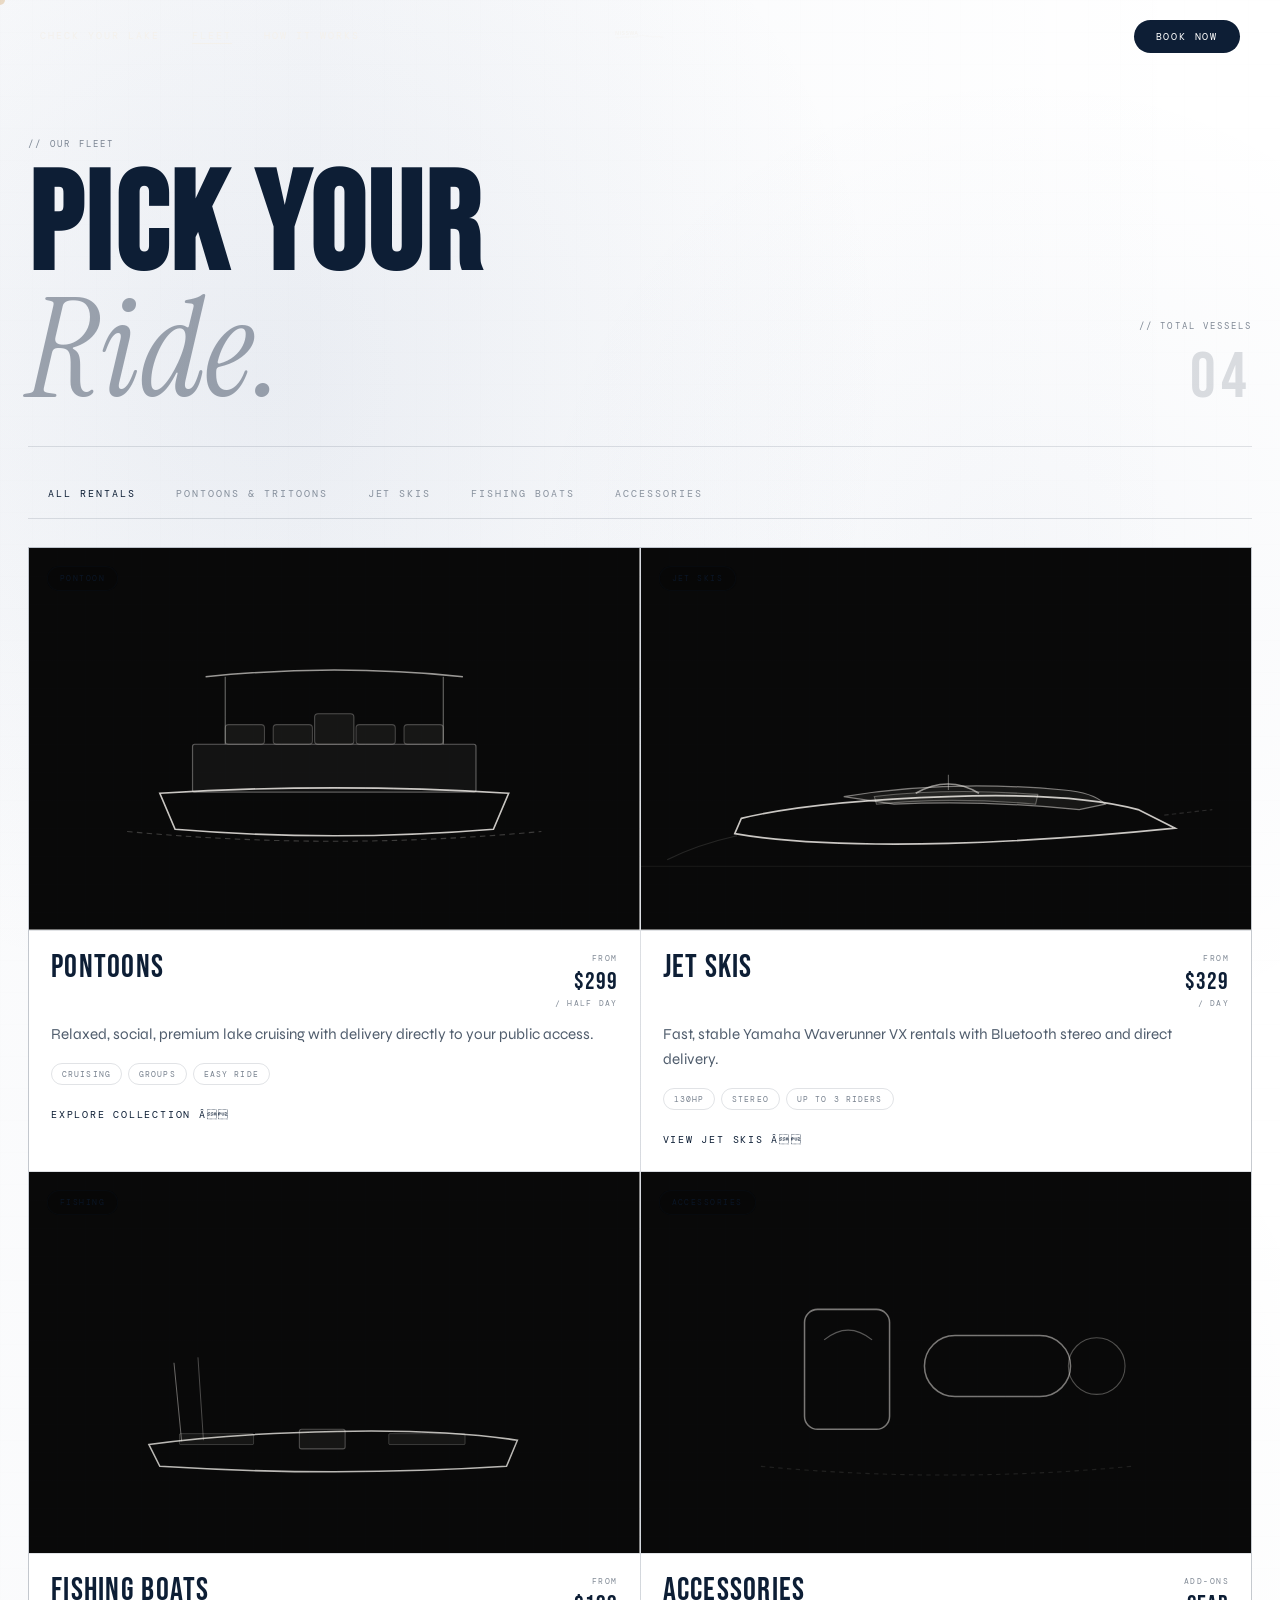
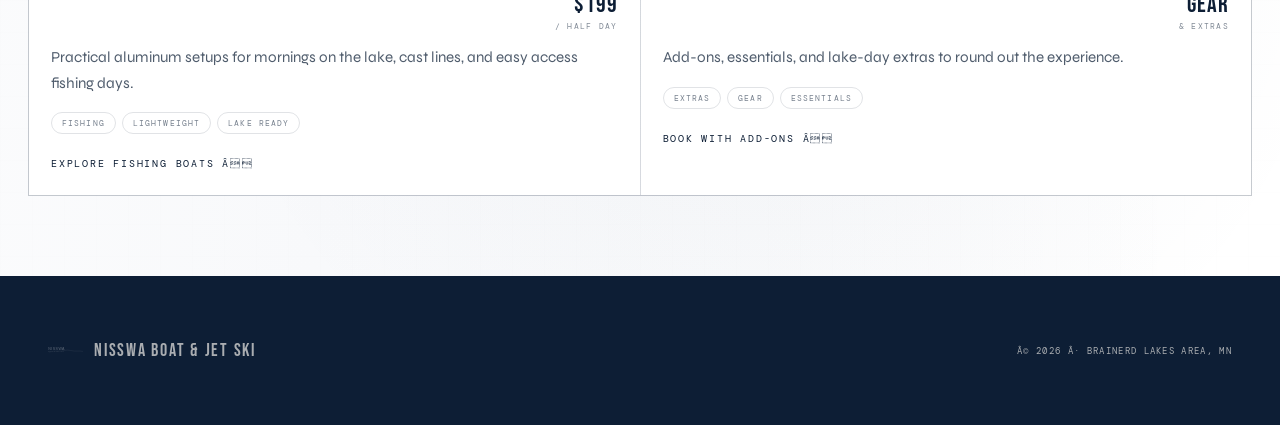
<file: fleet.html>
<!DOCTYPE html>
<html lang="en">
<head>
	<meta charset="UTF-8">
	<meta name="viewport" content="width=device-width, initial-scale=1.0">
	<title>Fleet | Nisswa Boat & Jet Ski Rentals</title>
	<meta name="description" content="Browse our full fleet of pontoons, tritoons, jet skis, and fishing boats. Delivered to your lake in the Brainerd Lakes Area.">
	<!-- Fonts -->
	<link rel="preconnect" href="https://fonts.googleapis.com">
	<link rel="preconnect" href="https://fonts.gstatic.com" crossorigin>
	<link href="https://fonts.googleapis.com/css2?family=Bebas+Neue&family=DM+Mono:wght@400;500&family=Instrument+Serif:ital@1&family=Syne:wght@400;600;700&display=swap" rel="stylesheet">
	<!-- CSS -->
	<link rel="stylesheet" href="assets/css/styles.css">
	<link rel="stylesheet" href="assets/css/fleet.css">
</head>
<body class="page-fleet">
	<!-- CURSOR -->
	<div class="cursor" id="cursor"></div>
	<nav class="mobile-nav-drawer" id="mobile-nav-drawer"><a href="index.html#checker">Check Your Lake</a><a href="fleet.html">Fleet</a><a href="jet-skis.html">Jet Skis</a><a href="index.html#how">How It Works</a><a href="index.html#checker" class="mobile-book-btn">Book Now</a></nav>

	<!-- SHARED HEADER -->
	<header id="hdr" class="scrolled">
		<div class="header-left">
			<a href="index.html#checker" class="nav-link">Check Your Lake</a>
			<a href="fleet.html" class="nav-link nav-link--active">Fleet</a>
			<a href="index.html#how" class="nav-link">How It Works</a>
		</div>
		<div class="header-logo">
			<a href="index.html">
				<img src="assets/images/logo.svg" alt="Nisswa Boat & Jet Ski" width="140" height="42">
			</a>
		</div>
		<div class="header-right">
			<a href="index.html#checker" class="book-btn">Book Now</a>
		</div>

	<button class="nav-hamburger" id="nav-hamburger" aria-label="Open menu"><span></span><span></span><span></span></button>
	</header>

	<!-- FLEET PAGE -->
	<div id="nbjs-fleet-page">
		<div class="fleet-shell">
			<!-- HERO -->
			<section class="fleet-hero">
				<div class="fleet-hero-left">
					<div class="fleet-eyebrow">// Our Fleet</div>
					<h1 class="fleet-title">Pick Your <em>Ride.</em></h1>
				</div>
				<div class="fleet-hero-right">
					<div class="fleet-meta-label">// Total Vessels</div>
					<div class="fleet-meta-value">04</div>
				</div>
			</section>

			<!-- FILTER TABS -->
			<div class="fleet-tabs">
				<button class="fleet-tab active" data-filter="all">All Rentals</button>
				<button class="fleet-tab" data-filter="pontoon">Pontoons &amp; Tritoons</button>
				<button class="fleet-tab" data-filter="jetski">Jet Skis</button>
				<button class="fleet-tab" data-filter="fishing">Fishing Boats</button>
				<button class="fleet-tab" data-filter="accessory">Accessories</button>
			</div>

			<!-- GRID -->
			<section class="fleet-grid">
				<!-- PONTOON -->
				<a href="fleet.html#pontoons" class="fleet-card" data-category="pontoon">
					<div class="fleet-card-visual">
						<svg class="svg-bw" viewBox="0 0 560 350" xmlns="http://www.w3.org/2000/svg">
							<rect width="560" height="350" fill="#090909"/>
							<path d="M90 260 Q280 278 470 260" fill="none" stroke="rgba(244,241,236,.22)" stroke-width="1" stroke-dasharray="5 4"/>
							<rect x="150" y="180" width="260" height="44" rx="2" fill="rgba(244,241,236,.04)" stroke="rgba(244,241,236,.34)" stroke-width="1.1"/>
							<path d="M120 225 Q280 215 440 225 L426 258 Q280 270 134 258 Z" fill="none" stroke="rgba(244,241,236,.82)" stroke-width="1.5"/>
							<line x1="180" y1="180" x2="180" y2="118" stroke="rgba(244,241,236,.42)" stroke-width="1"/>
							<line x1="380" y1="180" x2="380" y2="118" stroke="rgba(244,241,236,.42)" stroke-width="1"/>
							<path d="M162 118 Q280 106 398 118" fill="none" stroke="rgba(244,241,236,.62)" stroke-width="1.4"/>
							<rect x="180" y="162" width="36" height="18" rx="3" fill="rgba(244,241,236,.06)" stroke="rgba(244,241,236,.24)" stroke-width="1"/>
							<rect x="224" y="162" width="36" height="18" rx="3" fill="rgba(244,241,236,.06)" stroke="rgba(244,241,236,.24)" stroke-width="1"/>
							<rect x="300" y="162" width="36" height="18" rx="3" fill="rgba(244,241,236,.06)" stroke="rgba(244,241,236,.24)" stroke-width="1"/>
							<rect x="344" y="162" width="36" height="18" rx="3" fill="rgba(244,241,236,.06)" stroke="rgba(244,241,236,.24)" stroke-width="1"/>
							<rect x="262" y="152" width="36" height="28" rx="3" fill="rgba(244,241,236,.05)" stroke="rgba(244,241,236,.28)" stroke-width="1"/>
						</svg>
						<svg class="svg-color" viewBox="0 0 560 350" xmlns="http://www.w3.org/2000/svg">
							<rect width="560" height="350" fill="#101826"/>
							<path d="M90 260 Q280 278 470 260" fill="none" stroke="rgba(90,150,220,.24)" stroke-width="1" stroke-dasharray="5 4"/>
							<rect x="150" y="180" width="260" height="44" rx="2" fill="#d8d4cc" stroke="#bdb8b0" stroke-width="1.1"/>
							<path d="M120 225 Q280 215 440 225 L426 258 Q280 270 134 258 Z" fill="#ebe6de" stroke="#d1cbc2" stroke-width="1.4"/>
							<line x1="180" y1="180" x2="180" y2="118" stroke="#8f8f8f" stroke-width="1"/>
							<line x1="380" y1="180" x2="380" y2="118" stroke="#8f8f8f" stroke-width="1"/>
							<path d="M162 118 Q280 106 398 118" fill="#1d3656" stroke="#29476d" stroke-width="1.4"/>
							<rect x="180" y="162" width="36" height="18" rx="3" fill="#1e3654" stroke="#304f72" stroke-width="1"/>
							<rect x="224" y="162" width="36" height="18" rx="3" fill="#1e3654" stroke="#304f72" stroke-width="1"/>
							<rect x="300" y="162" width="36" height="18" rx="3" fill="#1e3654" stroke="#304f72" stroke-width="1"/>
							<rect x="344" y="162" width="36" height="18" rx="3" fill="#1e3654" stroke="#304f72" stroke-width="1"/>
							<rect x="262" y="152" width="36" height="28" rx="3" fill="#161616" stroke="#2b2b2b" stroke-width="1"/>
						</svg>
						<div class="fleet-tag">Pontoon</div>
					</div>
					<div class="fleet-card-body">
						<div class="fleet-card-top">
							<div class="fleet-card-name">Pontoons</div>
							<div class="fleet-card-price">
								<div class="fleet-price-label">From</div>
								<div class="fleet-price-value">$299</div>
								<div class="fleet-price-unit">/ half day</div>
							</div>
						</div>
						<div class="fleet-card-copy">Relaxed, social, premium lake cruising with delivery directly to your public access.</div>
						<div class="fleet-chips">
							<span class="fleet-chip">Cruising</span>
							<span class="fleet-chip">Groups</span>
							<span class="fleet-chip">Easy Ride</span>
						</div>
						<div class="fleet-card-cta">Explore Collection â</div>
					</div>
				</a>

				<!-- JET SKIS -->
				<a href="jet-skis.html" class="fleet-card" data-category="jetski">
					<div class="fleet-card-visual">
						<svg class="svg-bw" viewBox="0 0 560 350" xmlns="http://www.w3.org/2000/svg">
							<rect width="560" height="350" fill="#090909"/>
							<line x1="0" y1="292" x2="560" y2="292" stroke="rgba(244,241,236,.05)" stroke-width="1"/>
							<path d="M92 248 Q158 232 282 228 Q396 224 456 240 L490 257 Q382 268 282 271 Q154 274 86 262 Z" fill="none" stroke="rgba(244,241,236,.82)" stroke-width="1.5"/>
							<path d="M186 228 Q282 212 388 222 Q414 224 426 235 L402 240 Q314 231 232 235 Z" fill="rgba(244,241,236,.06)" stroke="rgba(244,241,236,.48)" stroke-width="1.1"/>
							<path d="M214 228 Q282 220 364 226 L362 235 Q282 228 216 235 Z" fill="rgba(244,241,236,.06)" stroke="rgba(244,241,236,.32)" stroke-width="1"/>
							<path d="M252 225 Q282 208 310 225" fill="none" stroke="rgba(244,241,236,.56)" stroke-width="1.5"/>
							<line x1="282" y1="208" x2="282" y2="222" stroke="rgba(244,241,236,.35)" stroke-width="1.1"/>
							<path d="M88 264 Q52 272 24 286" stroke="rgba(244,241,236,.12)" stroke-width="1" fill="none"/>
							<path d="M480 245 L524 240" stroke="rgba(244,241,236,.14)" stroke-width="1" stroke-dasharray="4 3"/>
						</svg>
						<svg class="svg-color" viewBox="0 0 560 350" xmlns="http://www.w3.org/2000/svg">
							<rect width="560" height="350" fill="#0f1c30"/>
							<line x1="0" y1="292" x2="560" y2="292" stroke="rgba(80,140,220,.15)" stroke-width="1"/>
							<path d="M92 248 Q158 232 282 228 Q396 224 456 240 L490 257 Q382 268 282 271 Q154 274 86 262 Z" fill="#ebe6de" stroke="#d1cbc2" stroke-width="1.4"/>
							<path d="M94 258 Q282 269 488 258 L486 263 Q282 274 96 263 Z" fill="#c0392b"/>
							<path d="M186 228 Q282 212 388 222 Q414 224 426 235 L402 240 Q314 231 232 235 Z" fill="#121212" stroke="#1e1e1e" stroke-width="1.1"/>
							<path d="M214 228 Q282 220 364 226 L362 235 Q282 228 216 235 Z" fill="#090909" stroke="#161616" stroke-width="1"/>
							<path d="M252 225 Q282 208 310 225" fill="none" stroke="#8f8f8f" stroke-width="1.9"/>
							<line x1="282" y1="208" x2="282" y2="222" stroke="#7d7d7d" stroke-width="1.3"/>
							<path d="M88 264 Q52 272 24 286" stroke="rgba(255,255,255,.38)" stroke-width="2" fill="none"/>
							<path d="M480 245 L524 240" stroke="rgba(255,255,255,.16)" stroke-width="1" stroke-dasharray="4 3"/>
						</svg>
						<div class="fleet-tag">Jet Skis</div>
					</div>
					<div class="fleet-card-body">
						<div class="fleet-card-top">
							<div class="fleet-card-name">Jet Skis</div>
							<div class="fleet-card-price">
								<div class="fleet-price-label">From</div>
								<div class="fleet-price-value">$329</div>
								<div class="fleet-price-unit">/ day</div>
							</div>
						</div>
						<div class="fleet-card-copy">Fast, stable Yamaha Waverunner VX rentals with Bluetooth stereo and direct delivery.</div>
						<div class="fleet-chips">
							<span class="fleet-chip">130hp</span>
							<span class="fleet-chip">Stereo</span>
							<span class="fleet-chip">Up to 3 Riders</span>
						</div>
						<div class="fleet-card-cta">View Jet Skis â</div>
					</div>
				</a>

				<!-- FISHING -->
				<a href="fleet.html#fishing" class="fleet-card" data-category="fishing">
					<div class="fleet-card-visual">
						<svg class="svg-bw" viewBox="0 0 560 350" xmlns="http://www.w3.org/2000/svg">
							<rect width="560" height="350" fill="#090909"/>
							<path d="M110 250 Q180 240 282 238 Q380 236 448 246 L438 270 Q282 280 120 270 Z" fill="none" stroke="rgba(244,241,236,.76)" stroke-width="1.4"/>
							<line x1="140" y1="247" x2="133" y2="175" stroke="rgba(244,241,236,.42)" stroke-width=".9"/>
							<line x1="160" y1="246" x2="155" y2="170" stroke="rgba(244,241,236,.32)" stroke-width=".8"/>
							<rect x="248" y="236" width="42" height="18" rx="2" fill="rgba(244,241,236,.05)" stroke="rgba(244,241,236,.28)" stroke-width="1"/>
							<rect x="138" y="240" width="68" height="10" rx="1" fill="rgba(244,241,236,.05)" stroke="rgba(244,241,236,.22)" stroke-width=".8"/>
							<rect x="330" y="240" width="70" height="10" rx="1" fill="rgba(244,241,236,.05)" stroke="rgba(244,241,236,.22)" stroke-width=".8"/>
						</svg>
						<svg class="svg-color" viewBox="0 0 560 350" xmlns="http://www.w3.org/2000/svg">
							<rect width="560" height="350" fill="#172317"/>
							<path d="M110 250 Q180 240 282 238 Q380 236 448 246 L438 270 Q282 280 120 270 Z" fill="#b4b8b4" stroke="#9b9f9b" stroke-width="1.4"/>
							<line x1="140" y1="247" x2="133" y2="175" stroke="#c7a46a" stroke-width=".9"/>
							<line x1="160" y1="246" x2="155" y2="170" stroke="#b69258" stroke-width=".8"/>
							<rect x="248" y="236" width="42" height="18" rx="2" fill="#171717" stroke="#2b2b2b" stroke-width="1"/>
							<rect x="138" y="240" width="68" height="10" rx="1" fill="#2f4b2f" stroke="#416041" stroke-width=".8"/>
							<rect x="330" y="240" width="70" height="10" rx="1" fill="#2f4b2f" stroke="#416041" stroke-width=".8"/>
						</svg>
						<div class="fleet-tag">Fishing</div>
					</div>
					<div class="fleet-card-body">
						<div class="fleet-card-top">
							<div class="fleet-card-name">Fishing Boats</div>
							<div class="fleet-card-price">
								<div class="fleet-price-label">From</div>
								<div class="fleet-price-value">$199</div>
								<div class="fleet-price-unit">/ half day</div>
							</div>
						</div>
						<div class="fleet-card-copy">Practical aluminum setups for mornings on the lake, cast lines, and easy access fishing days.</div>
						<div class="fleet-chips">
							<span class="fleet-chip">Fishing</span>
							<span class="fleet-chip">Lightweight</span>
							<span class="fleet-chip">Lake Ready</span>
						</div>
						<div class="fleet-card-cta">Explore Fishing Boats â</div>
					</div>
				</a>

				<!-- ACCESSORIES â fixed: was href="#" (dead link) -->
				<a href="index.html#checker" class="fleet-card" data-category="accessory">
					<div class="fleet-card-visual">
						<svg class="svg-bw" viewBox="0 0 560 350" xmlns="http://www.w3.org/2000/svg">
							<rect width="560" height="350" fill="#090909"/>
							<rect x="150" y="126" width="78" height="110" rx="12" fill="none" stroke="rgba(244,241,236,.48)" stroke-width="1.4"/>
							<path d="M168 154 Q190 136 212 154" fill="none" stroke="rgba(244,241,236,.34)" stroke-width="1.1"/>
							<rect x="260" y="150" width="134" height="56" rx="28" fill="none" stroke="rgba(244,241,236,.48)" stroke-width="1.4"/>
							<circle cx="418" cy="178" r="26" fill="none" stroke="rgba(244,241,236,.3)" stroke-width="1"/>
							<path d="M110 270 Q280 286 450 270" fill="none" stroke="rgba(244,241,236,.1)" stroke-width="1" stroke-dasharray="4 4"/>
						</svg>
						<svg class="svg-color" viewBox="0 0 560 350" xmlns="http://www.w3.org/2000/svg">
							<rect width="560" height="350" fill="#121c28"/>
							<rect x="150" y="126" width="78" height="110" rx="12" fill="#e6e1d8" stroke="#cfc8be" stroke-width="1.4"/>
							<path d="M168 154 Q190 136 212 154" fill="none" stroke="#7da2d6" stroke-width="1.1"/>
							<rect x="260" y="150" width="134" height="56" rx="28" fill="#d4a13d" stroke="#c48f28" stroke-width="1.4"/>
							<circle cx="418" cy="178" r="26" fill="#f0ede7" stroke="#d8d1c8" stroke-width="1"/>
							<path d="M110 270 Q280 286 450 270" fill="none" stroke="rgba(100,170,240,.14)" stroke-width="1" stroke-dasharray="4 4"/>
						</svg>
						<div class="fleet-tag">Accessories</div>
					</div>
					<div class="fleet-card-body">
						<div class="fleet-card-top">
							<div class="fleet-card-name">Accessories</div>
							<div class="fleet-card-price">
								<div class="fleet-price-label">Add-ons</div>
								<div class="fleet-price-value">Gear</div>
								<div class="fleet-price-unit">&amp; extras</div>
							</div>
						</div>
						<div class="fleet-card-copy">Add-ons, essentials, and lake-day extras to round out the experience.</div>
						<div class="fleet-chips">
							<span class="fleet-chip">Extras</span>
							<span class="fleet-chip">Gear</span>
							<span class="fleet-chip">Essentials</span>
						</div>
						<div class="fleet-card-cta">Book with Add-ons â</div>
					</div>
				</a>
			</section><!-- /.fleet-grid -->
		</div><!-- /.fleet-shell -->
	</div><!-- /#nbjs-fleet-page -->

	<!-- FOOTER -->
	<footer class="site-footer">
		<div class="footer-logo">
			<img src="assets/images/logo.svg" alt="Nisswa Boat &amp; Jet Ski" width="120" height="36">
			<span class="footer-name">Nisswa Boat &amp; Jet Ski</span>
		</div>
		<div class="footer-copy">Â© 2026 Â· Brainerd Lakes Area, MN</div>
	</footer>

	<!-- JS -->
	<script src="assets/js/main.js"></script>
	<script src="assets/js/fleet.js"></script>
</body>
</html>
</file>
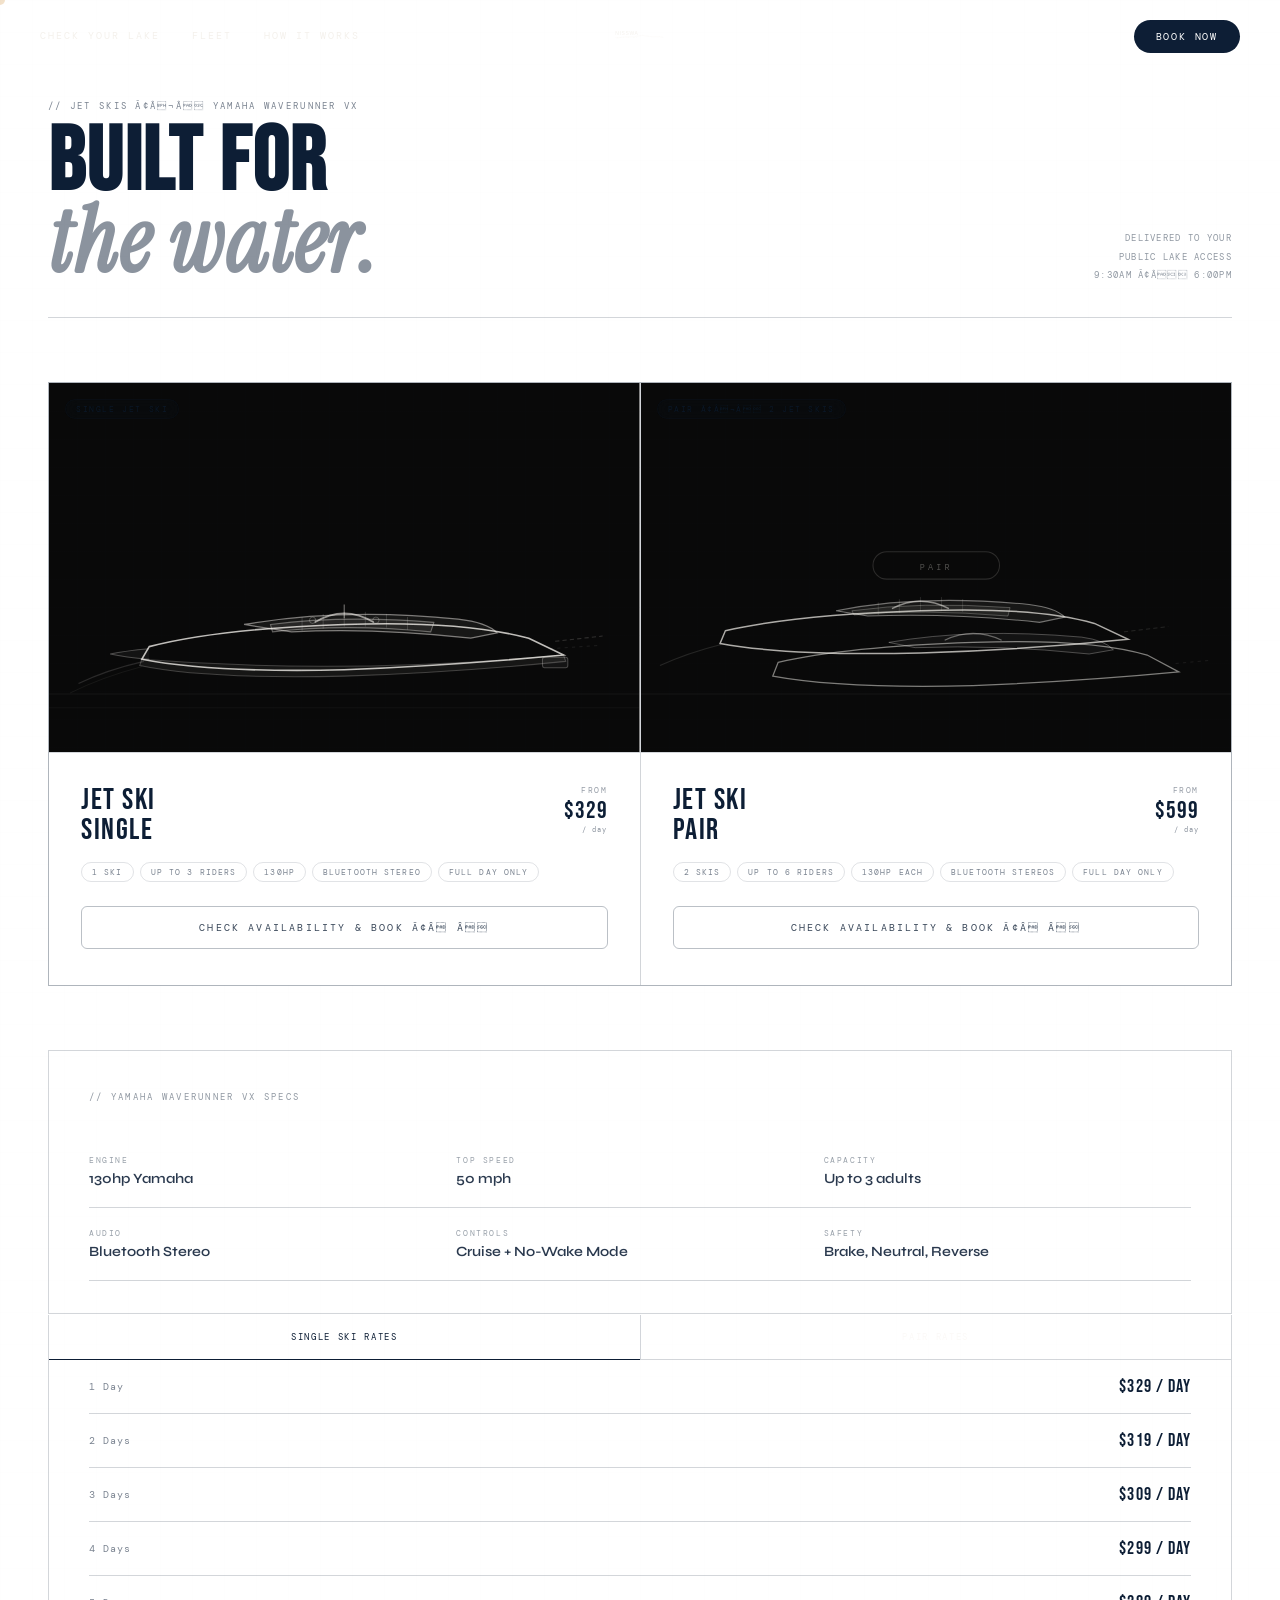
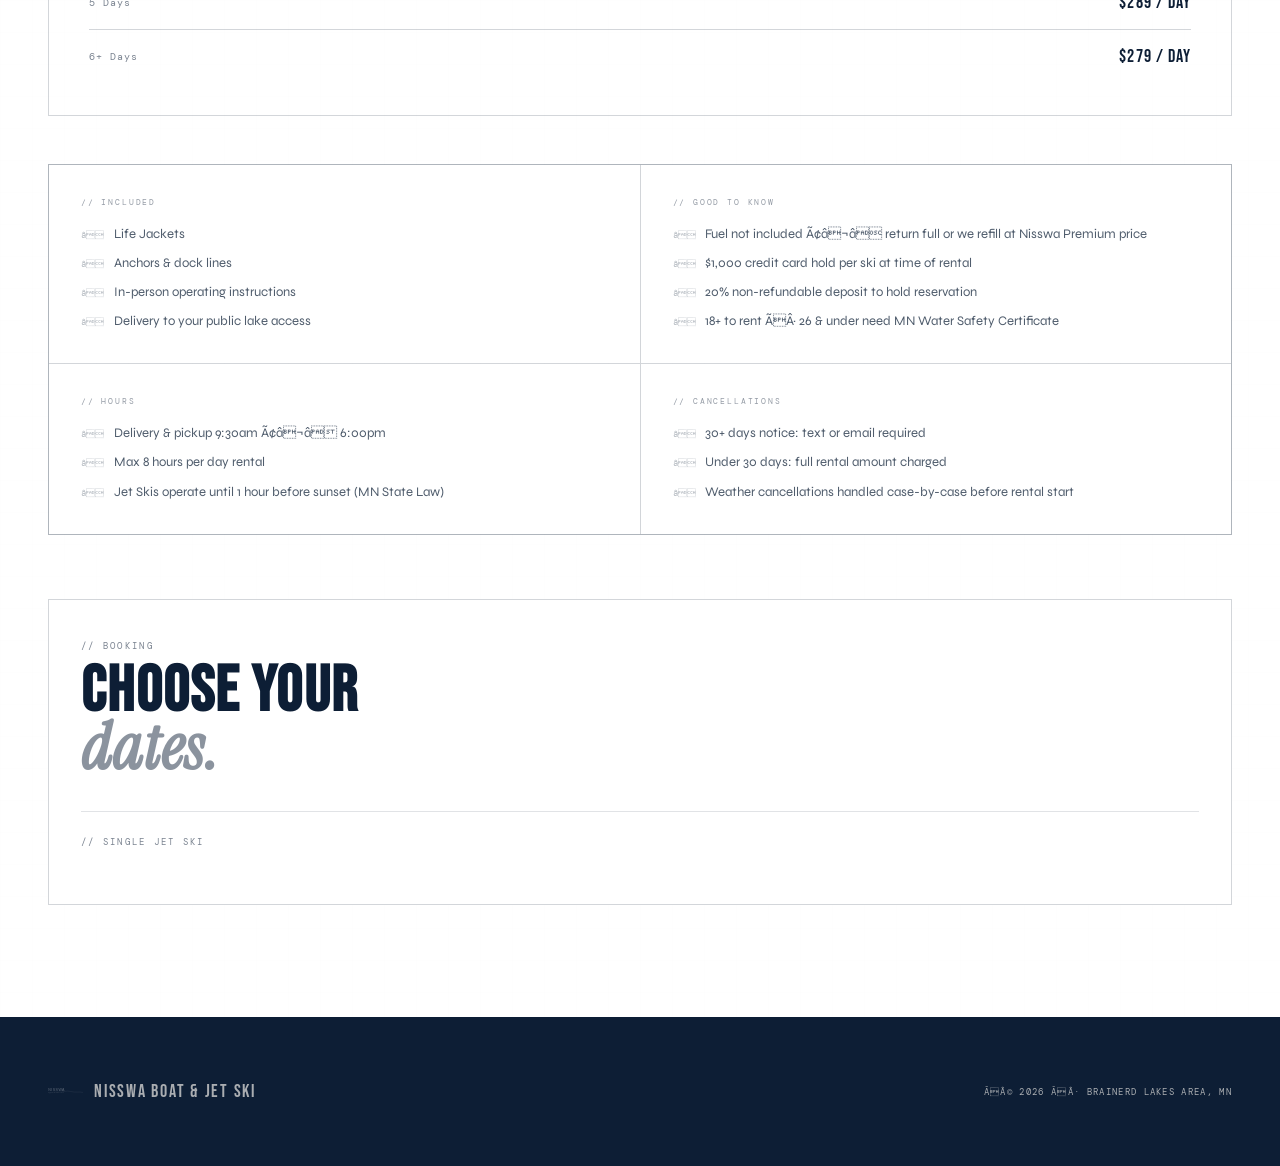
<file: jet-skis.html>
<!DOCTYPE html>
<html lang="en">
<head>
	<meta charset="UTF-8">
	<meta name="viewport" content="width=device-width, initial-scale=1.0">
	<title>Jet Skis | Nisswa Boat & Jet Ski Rentals</title>
	<meta name="description" content="Rent a Yamaha Waverunner VX jet ski delivered to your lake. Single or pair rentals. Brainerd Lakes Area, Minnesota.">
	<!-- Fonts -->
	<link rel="preconnect" href="https://fonts.googleapis.com">
	<link rel="preconnect" href="https://fonts.gstatic.com" crossorigin>
	<link href="https://fonts.googleapis.com/css2?family=Bebas+Neue&family=DM+Mono:wght@400;500&family=Instrument+Serif:ital@1&family=Syne:wght@400;600;700&display=swap" rel="stylesheet">
	<!-- CSS -->
	<link rel="stylesheet" href="assets/css/styles.css">
	<link rel="stylesheet" href="assets/css/jetskis.css">
	<!-- Booqable Ã¢â¬â loaded synchronously so widget renders correctly -->
	<script src="https://4489d2fe-17a6-4d29-9c95-32f821e65a2d.assets.booqable.com/v2/booqable.js"></script>
</head>
<body class="page-jetskis">
	<!-- CURSOR -->
	<div class="cursor" id="cursor"></div>
	<nav class="mobile-nav-drawer" id="mobile-nav-drawer"><a href="index.html#checker">Check Your Lake</a><a href="fleet.html">Fleet</a><a href="jet-skis.html">Jet Skis</a><a href="index.html#how">How It Works</a><a href="index.html#checker" class="mobile-book-btn">Book Now</a></nav>

	<!-- SHARED HEADER -->
	<header id="hdr" class="scrolled">
		<div class="header-left">
			<a href="index.html#checker" class="nav-link">Check Your Lake</a>
			<a href="fleet.html" class="nav-link">Fleet</a>
			<a href="index.html#how" class="nav-link">How It Works</a>
		</div>
		<div class="header-logo">
			<a href="index.html">
				<img src="assets/images/logo.svg" alt="Nisswa Boat & Jet Ski" width="140" height="42">
			</a>
		</div>
		<div class="header-right">
			<a href="index.html#checker" class="book-btn">Book Now</a>
		</div>

	<button class="nav-hamburger" id="nav-hamburger" aria-label="Open menu"><span></span><span></span><span></span></button>
	</header>

	<!-- JET SKI CONTENT -->
	<div id="nbjs-jetski">
		<!-- SECTION HEADER -->
		<div class="js-head">
			<div>
				<div class="js-eyebrow">// Jet Skis Ã¢â¬â Yamaha Waverunner VX</div>
				<h1 class="js-title">Built for<br><em>the water.</em></h1>
			</div>
			<div class="js-head-note">
				Delivered to your<br>public lake access<br>9:30am Ã¢â 6:00pm
			</div>
		</div>

		<!-- PRODUCT CARDS -->
		<div class="js-grid">
			<!-- SINGLE JET SKI -->
			<div class="js-card">
				<div class="js-visual">
					<svg class="svg-bw" viewBox="0 0 560 350" xmlns="http://www.w3.org/2000/svg">
						<rect width="560" height="350" fill="#090909"/>
						<line x1="0" y1="295" x2="560" y2="295" stroke="rgba(244,241,236,.05)" stroke-width="1"/>
						<line x1="0" y1="308" x2="560" y2="308" stroke="rgba(244,241,236,.03)" stroke-width="1"/>
						<path d="M95,250 Q160,233 280,229 Q390,225 455,242 L488,258 Q380,268 280,272 Q155,275 88,262 Z" fill="none" stroke="rgba(244,241,236,.78)" stroke-width="1.5"/>
						<path d="M88,262 Q280,277 488,258 L490,264 Q380,275 280,278 Q148,281 86,268 Z" fill="rgba(244,241,236,.05)" stroke="rgba(244,241,236,.22)" stroke-width="1"/>
						<path d="M185,229 Q280,213 388,224 Q415,227 425,237 L400,242 Q310,232 230,236 Z" fill="rgba(244,241,236,.06)" stroke="rgba(244,241,236,.48)" stroke-width="1.2"/>
						<line x1="240" y1="222" x2="240" y2="235" stroke="rgba(244,241,236,.2)" stroke-width=".8"/>
						<line x1="260" y1="219" x2="260" y2="233" stroke="rgba(244,241,236,.2)" stroke-width=".8"/>
						<line x1="280" y1="217" x2="280" y2="231" stroke="rgba(244,241,236,.2)" stroke-width=".8"/>
						<line x1="300" y1="217" x2="300" y2="231" stroke="rgba(244,241,236,.2)" stroke-width=".8"/>
						<line x1="320" y1="219" x2="320" y2="232" stroke="rgba(244,241,236,.2)" stroke-width=".8"/>
						<line x1="340" y1="222" x2="340" y2="234" stroke="rgba(244,241,236,.2)" stroke-width=".8"/>
						<path d="M210,229 Q280,220 365,227 L362,236 Q280,228 212,236 Z" fill="rgba(244,241,236,.07)" stroke="rgba(244,241,236,.36)" stroke-width="1"/>
						<path d="M252,227 Q280,210 308,227" fill="none" stroke="rgba(244,241,236,.58)" stroke-width="1.5"/>
						<line x1="280" y1="210" x2="280" y2="223" stroke="rgba(244,241,236,.4)" stroke-width="1.2"/>
						<path d="M95,252 Q72,254 58,257 Q72,260 95,262" fill="rgba(244,241,236,.04)" stroke="rgba(244,241,236,.28)" stroke-width="1"/>
						<path d="M90,264 Q55,272 28,285" stroke="rgba(244,241,236,.14)" stroke-width="1.2" fill="none"/>
						<path d="M88,269 Q50,279 20,294" stroke="rgba(244,241,236,.07)" stroke-width=".8" fill="none"/>
						<path d="M480,245 L525,240" stroke="rgba(244,241,236,.16)" stroke-width="1" stroke-dasharray="4 3"/>
						<path d="M475,252 L520,249" stroke="rgba(244,241,236,.1)" stroke-width=".8" stroke-dasharray="3 4"/>
						<rect x="468" y="260" width="24" height="10" rx="2" fill="rgba(244,241,236,.05)" stroke="rgba(244,241,236,.26)" stroke-width="1"/>
						<circle cx="310" cy="225" r="3" fill="none" stroke="rgba(244,241,236,.3)" stroke-width=".8"/>
						<circle cx="250" cy="225" r="3" fill="none" stroke="rgba(244,241,236,.3)" stroke-width=".8"/>
					</svg>
					<svg class="svg-col" viewBox="0 0 560 350" xmlns="http://www.w3.org/2000/svg">
						<defs>
							<linearGradient id="wg1" x1="0" y1="0" x2="0" y2="1">
								<stop offset="0%" stop-color="#1e5a8a"/>
								<stop offset="100%" stop-color="#0d3050"/>
							</linearGradient>
						</defs>
						<rect width="560" height="350" fill="#0e1c2e"/>
						<rect x="0" y="282" width="560" height="68" fill="url(#wg1)" opacity=".7"/>
						<path d="M95,250 Q160,233 280,229 Q390,225 455,242 L488,258 Q380,268 280,272 Q155,275 88,262 Z" fill="#e8e4dc" stroke="#c4c0b8" stroke-width="1"/>
						<path d="M92,260 Q280,270 486,260 L484,265 Q280,275 90,265 Z" fill="#c0392b"/>
						<path d="M185,229 Q280,213 388,224 Q415,227 425,237 L400,242 Q310,232 230,236 Z" fill="#111" stroke="#1e1e1e" stroke-width="1"/>
						<path d="M210,229 Q280,220 365,227 L362,236 Q280,228 212,236 Z" fill="#0a0a0a" stroke="#181818" stroke-width="1"/>
						<path d="M252,227 Q280,210 308,227" fill="none" stroke="#909090" stroke-width="2"/>
						<line x1="280" y1="210" x2="280" y2="223" stroke="#808080" stroke-width="1.5"/>
						<path d="M95,252 Q72,254 58,257 Q72,260 95,262" fill="#d8d4cc" stroke="#b8b4ac" stroke-width="1"/>
						<path d="M90,264 Q55,272 28,285" stroke="rgba(255,255,255,.45)" stroke-width="2.5" fill="none" stroke-linecap="round"/>
						<path d="M88,269 Q50,279 20,294" stroke="rgba(255,255,255,.2)" stroke-width="1.5" fill="none"/>
						<circle cx="62" cy="276" r="5" fill="rgba(255,255,255,.07)" stroke="rgba(255,255,255,.18)" stroke-width=".8"/>
						<circle cx="310" cy="225" r="3" fill="#1e4a80" stroke="#2a5a90" stroke-width=".8"/>
						<circle cx="250" cy="225" r="3" fill="#1e4a80" stroke="#2a5a90" stroke-width=".8"/>
						<rect x="468" y="260" width="24" height="10" rx="2" fill="#111" stroke="#222" stroke-width="1"/>
						<path d="M90,270 Q280,282 488,265 Q465,300 280,305 Q95,300 90,270Z" fill="rgba(20,80,140,.25)"/>
					</svg>
					<div class="js-tag">Single Jet Ski</div>
				</div>
				<div class="js-body">
					<div class="js-card-top">
						<div class="js-name">Jet Ski<br>Single</div>
						<div class="js-price-wrap">
							<div class="js-price-from">From</div>
							<div class="js-price">$329</div>
							<div class="js-price-unit">/ day</div>
						</div>
					</div>
					<div class="js-chips">
						<span class="js-chip">1 Ski</span>
						<span class="js-chip">Up to 3 riders</span>
						<span class="js-chip">130hp</span>
						<span class="js-chip">Bluetooth Stereo</span>
						<span class="js-chip">Full Day Only</span>
					</div>
					<button class="js-book-btn" onclick="document.getElementById('jetski-booking').scrollIntoView({behavior:'smooth'}); setJetTab('single');">
						<span>Check Availability &amp; Book Ã¢â â</span>
					</button>
				</div>
			</div>

			<!-- PAIR OF JET SKIS -->
			<div class="js-card">
				<div class="js-visual">
					<svg class="svg-bw" viewBox="0 0 560 350" xmlns="http://www.w3.org/2000/svg">
						<rect width="560" height="350" fill="#090909"/>
						<line x1="0" y1="295" x2="560" y2="295" stroke="rgba(244,241,236,.05)" stroke-width="1"/>
						<path d="M80,235 Q145,220 265,216 Q375,212 430,228 L462,243 Q365,253 265,256 Q140,259 75,247 Z" fill="none" stroke="rgba(244,241,236,.7)" stroke-width="1.4"/>
						<path d="M185,216 Q265,200 368,210 Q393,213 402,222 L378,227 Q295,218 215,221 Z" fill="rgba(244,241,236,.06)" stroke="rgba(244,241,236,.44)" stroke-width="1"/>
						<line x1="225" y1="208" x2="225" y2="220" stroke="rgba(244,241,236,.18)" stroke-width=".7"/>
						<line x1="245" y1="205" x2="245" y2="218" stroke="rgba(244,241,236,.18)" stroke-width=".7"/>
						<line x1="265" y1="203" x2="265" y2="216" stroke="rgba(244,241,236,.18)" stroke-width=".7"/>
						<line x1="285" y1="203" x2="285" y2="216" stroke="rgba(244,241,236,.18)" stroke-width=".7"/>
						<line x1="305" y1="205" x2="305" y2="217" stroke="rgba(244,241,236,.18)" stroke-width=".7"/>
						<path d="M200,216 Q265,207 350,213 L348,221 Q265,214 202,220 Z" fill="rgba(244,241,236,.06)" stroke="rgba(244,241,236,.3)" stroke-width=".8"/>
						<path d="M238,214 Q265,200 292,214" fill="none" stroke="rgba(244,241,236,.52)" stroke-width="1.3"/>
						<path d="M130,265 Q195,250 315,246 Q425,242 480,258 L510,274 Q415,283 315,287 Q190,290 125,278 Z" fill="none" stroke="rgba(244,241,236,.5)" stroke-width="1.2"/>
						<path d="M235,246 Q315,232 418,241 Q440,244 448,253 L425,257 Q340,248 260,251 Z" fill="rgba(244,241,236,.04)" stroke="rgba(244,241,236,.3)" stroke-width=".9"/>
						<path d="M288,244 Q315,231 342,244" fill="none" stroke="rgba(244,241,236,.38)" stroke-width="1.1"/>
						<path d="M76,248 Q44,256 18,268" stroke="rgba(244,241,236,.12)" stroke-width="1" fill="none"/>
						<path d="M458,236 L500,231" stroke="rgba(244,241,236,.14)" stroke-width=".8" stroke-dasharray="4 3"/>
						<path d="M507,266 L540,263" stroke="rgba(244,241,236,.1)" stroke-width=".7" stroke-dasharray="3 4"/>
						<rect x="220" y="160" width="120" height="26" rx="13" fill="none" stroke="rgba(244,241,236,.15)" stroke-width="1"/>
						<text x="280" y="177" text-anchor="middle" font-family="monospace" font-size="8" fill="rgba(244,241,236,.3)" letter-spacing="3">PAIR</text>
					</svg>
					<svg class="svg-col" viewBox="0 0 560 350" xmlns="http://www.w3.org/2000/svg">
						<defs>
							<linearGradient id="wg2" x1="0" y1="0" x2="0" y2="1">
								<stop offset="0%" stop-color="#1e5a8a"/>
								<stop offset="100%" stop-color="#0d3050"/>
							</linearGradient>
						</defs>
						<rect width="560" height="350" fill="#0e1c2e"/>
						<rect x="0" y="282" width="560" height="68" fill="url(#wg2)" opacity=".65"/>
						<path d="M80,235 Q145,220 265,216 Q375,212 430,228 L462,243 Q365,253 265,256 Q140,259 75,247 Z" fill="#e8e4dc" stroke="#c4c0b8" stroke-width="1"/>
						<path d="M78,244 Q265,254 460,243 L458,249 Q265,259 80,249 Z" fill="#c0392b"/>
						<path d="M185,216 Q265,200 368,210 Q393,213 402,222 L378,227 Q295,218 215,221 Z" fill="#111" stroke="#1a1a1a" stroke-width="1"/>
						<path d="M200,216 Q265,207 350,213 L348,221 Q265,214 202,220 Z" fill="#0a0a0a"/>
						<path d="M238,214 Q265,200 292,214" fill="none" stroke="#909090" stroke-width="1.8"/>
						<path d="M130,265 Q195,250 315,246 Q425,242 480,258 L510,274 Q415,283 315,287 Q190,290 125,278 Z" fill="#1e3a5c" stroke="#253d6a" stroke-width="1"/>
						<path d="M128,274 Q315,283 508,270 L506,276 Q315,288 130,278 Z" fill="#e8e4dc" opacity=".5"/>
						<path d="M235,246 Q315,232 418,241 Q440,244 448,253 L425,257 Q340,248 260,251 Z" fill="#111" stroke="#1a1a1a" stroke-width="1"/>
						<path d="M288,244 Q315,231 342,244" fill="none" stroke="#808080" stroke-width="1.5"/>
						<path d="M76,250 Q44,258 18,270" stroke="rgba(255,255,255,.38)" stroke-width="2" fill="none" stroke-linecap="round"/>
						<path d="M123,280 Q88,290 58,305" stroke="rgba(255,255,255,.22)" stroke-width="1.5" fill="none" stroke-linecap="round"/>
						<rect x="220" y="160" width="120" height="26" rx="13" fill="rgba(244,241,236,.06)" stroke="rgba(244,241,236,.3)" stroke-width="1"/>
						<text x="280" y="177" text-anchor="middle" font-family="monospace" font-size="8" fill="rgba(244,241,236,.7)" letter-spacing="3">PAIR</text>
						<path d="M78,256 Q265,268 510,258 Q490,295 280,300 Q70,296 78,256Z" fill="rgba(20,80,140,.2)"/>
					</svg>
					<div class="js-tag">Pair Ã¢â¬â 2 Jet Skis</div>
				</div>
				<div class="js-body">
					<div class="js-card-top">
						<div class="js-name">Jet Ski<br>Pair</div>
						<div class="js-price-wrap">
							<div class="js-price-from">From</div>
							<div class="js-price">$599</div>
							<div class="js-price-unit">/ day</div>
						</div>
					</div>
					<div class="js-chips">
						<span class="js-chip">2 Skis</span>
						<span class="js-chip">Up to 6 riders</span>
						<span class="js-chip">130hp each</span>
						<span class="js-chip">Bluetooth Stereos</span>
						<span class="js-chip">Full Day Only</span>
					</div>
					<button class="js-book-btn" onclick="document.getElementById('jetski-booking').scrollIntoView({behavior:'smooth'}); setJetTab('pair');">
						<span>Check Availability &amp; Book Ã¢â â</span>
					</button>
				</div>
			</div>
		</div><!-- /.js-grid -->

		<!-- SPECS -->
		<div class="js-specs-section">
			<div class="js-specs-title">// Yamaha Waverunner VX Specs</div>
			<div class="js-specs-grid">
				<div class="js-spec"><div class="js-spec-label">Engine</div><div class="js-spec-val">130hp Yamaha</div></div>
				<div class="js-spec"><div class="js-spec-label">Top Speed</div><div class="js-spec-val">50 mph</div></div>
				<div class="js-spec"><div class="js-spec-label">Capacity</div><div class="js-spec-val">Up to 3 adults</div></div>
				<div class="js-spec"><div class="js-spec-label">Audio</div><div class="js-spec-val">Bluetooth Stereo</div></div>
				<div class="js-spec"><div class="js-spec-label">Controls</div><div class="js-spec-val">Cruise + No-Wake Mode</div></div>
				<div class="js-spec"><div class="js-spec-label">Safety</div><div class="js-spec-val">Brake, Neutral, Reverse</div></div>
			</div>
		</div>

		<!-- PRICING TABS -->
		<div class="js-pricing-section">
			<div class="js-pricing-tabs">
				<button class="js-ptab on" onclick="switchPricing('single', this)">Single Ski Rates</button>
				<button class="js-ptab" onclick="switchPricing('pair', this)">Pair Rates</button>
			</div>
			<div class="js-prows on" id="pricing-single">
				<div class="js-prow"><span class="js-prow-days">1 Day</span><span class="js-prow-price">$329 / day</span></div>
				<div class="js-prow"><span class="js-prow-days">2 Days</span><span class="js-prow-price">$319 / day</span></div>
				<div class="js-prow"><span class="js-prow-days">3 Days</span><span class="js-prow-price">$309 / day</span></div>
				<div class="js-prow"><span class="js-prow-days">4 Days</span><span class="js-prow-price">$299 / day</span></div>
				<div class="js-prow"><span class="js-prow-days">5 Days</span><span class="js-prow-price">$289 / day</span></div>
				<div class="js-prow"><span class="js-prow-days">6+ Days</span><span class="js-prow-price">$279 / day</span></div>
			</div>
			<div class="js-prows" id="pricing-pair">
				<div class="js-prow"><span class="js-prow-days">1 Day</span><span class="js-prow-price">$599 / day</span></div>
				<div class="js-prow"><span class="js-prow-days">2 Days</span><span class="js-prow-price">$589 / day</span></div>
				<div class="js-prow"><span class="js-prow-days">3 Days</span><span class="js-prow-price">$579 / day</span></div>
				<div class="js-prow"><span class="js-prow-days">4 Days</span><span class="js-prow-price">$569 / day</span></div>
				<div class="js-prow"><span class="js-prow-days">5 Days</span><span class="js-prow-price">$559 / day</span></div>
				<div class="js-prow"><span class="js-prow-days">6+ Days</span><span class="js-prow-price">$549 / day</span></div>
			</div>
		</div>

		<!-- FINE PRINT -->
		<div class="js-fine-print">
			<div class="js-fp-block">
				<div class="js-fp-label">// Included</div>
				<div class="js-fp-items">
					<div class="js-fp-item">Life Jackets</div>
					<div class="js-fp-item">Anchors &amp; dock lines</div>
					<div class="js-fp-item">In-person operating instructions</div>
					<div class="js-fp-item">Delivery to your public lake access</div>
				</div>
			</div>
			<div class="js-fp-block">
				<div class="js-fp-label">// Good to Know</div>
				<div class="js-fp-items">
					<div class="js-fp-item">Fuel not included Ã¢â¬â return full or we refill at Nisswa Premium price</div>
					<div class="js-fp-item">$1,000 credit card hold per ski at time of rental</div>
					<div class="js-fp-item">20% non-refundable deposit to hold reservation</div>
					<div class="js-fp-item">18+ to rent ÃÂ· 26 &amp; under need MN Water Safety Certificate</div>
				</div>
			</div>
			<div class="js-fp-block">
				<div class="js-fp-label">// Hours</div>
				<div class="js-fp-items">
					<div class="js-fp-item">Delivery &amp; pickup 9:30am Ã¢â¬â 6:00pm</div>
					<div class="js-fp-item">Max 8 hours per day rental</div>
					<div class="js-fp-item">Jet Skis operate until 1 hour before sunset (MN State Law)</div>
				</div>
			</div>
			<div class="js-fp-block">
				<div class="js-fp-label">// Cancellations</div>
				<div class="js-fp-items">
					<div class="js-fp-item">30+ days notice: text or email required</div>
					<div class="js-fp-item">Under 30 days: full rental amount charged</div>
					<div class="js-fp-item">Weather cancellations handled case-by-case before rental start</div>
				</div>
			</div>
		</div>

		<!-- BOOKING SECTION -->
		<section id="jetski-booking">
			<div class="js-eyebrow">// Booking</div>
			<h2 class="js-title js-booking-title">Choose your<br><em>dates.</em></h2>
			<div class="bq-datepicker-wrap">
				<div class="booqable-datepicker"></div>
			</div>
			<div id="jet-booking-single" class="jet-booking-panel">
				<div class="js-eyebrow">// Single Jet Ski</div>
				<div class="booqable-product-button" data-id="yamaha-waverunner-vx-s-stereo-seats-3"></div>
			</div>
			<div id="jet-booking-pair" class="jet-booking-panel" style="display:none;">
				<div class="js-eyebrow">// Pair of Jet Skis</div>
				<div class="booqable-product-button" data-id="pair-yamaha-waverunner-vx-s-w-stereos"></div>
			</div>
		</section>
	</div><!-- /#nbjs-jetski -->

	<!-- FOOTER -->
	<footer class="site-footer">
		<div class="footer-logo">
			<img src="assets/images/logo.svg" alt="Nisswa Boat &amp; Jet Ski" width="120" height="36">
			<span class="footer-name">Nisswa Boat &amp; Jet Ski</span>
		</div>
		<div class="footer-copy">ÃÂ© 2026 ÃÂ· Brainerd Lakes Area, MN</div>
	</footer>

	<!-- JS -->
	<script src="assets/js/main.js"></script>
	<script src="assets/js/jetskis.js"></script>
</body>
</html>
</file>
<file: assets/css/styles.css>
/* =========================================================
   NISSWA BOAT & JET SKI Ã¢ÂÂ SHARED STYLES
   Applies to: index.html, fleet.html, jet-skis.html
========================================================= */

/* Ã¢ÂÂÃ¢ÂÂ RESET Ã¢ÂÂÃ¢ÂÂÃ¢ÂÂÃ¢ÂÂÃ¢ÂÂÃ¢ÂÂÃ¢ÂÂÃ¢ÂÂÃ¢ÂÂÃ¢ÂÂÃ¢ÂÂÃ¢ÂÂÃ¢ÂÂÃ¢ÂÂÃ¢ÂÂÃ¢ÂÂÃ¢ÂÂÃ¢ÂÂÃ¢ÂÂÃ¢ÂÂÃ¢ÂÂÃ¢ÂÂÃ¢ÂÂÃ¢ÂÂÃ¢ÂÂÃ¢ÂÂÃ¢ÂÂÃ¢ÂÂÃ¢ÂÂÃ¢ÂÂÃ¢ÂÂÃ¢ÂÂÃ¢ÂÂÃ¢ÂÂÃ¢ÂÂÃ¢ÂÂÃ¢ÂÂÃ¢ÂÂÃ¢ÂÂÃ¢ÂÂÃ¢ÂÂÃ¢ÂÂÃ¢ÂÂÃ¢ÂÂÃ¢ÂÂÃ¢ÂÂÃ¢ÂÂ */
*, *::before, *::after {
  box-sizing: border-box;
  margin: 0;
  padding: 0;
}

html {
  scroll-behavior: smooth;
}

/* Ã¢ÂÂÃ¢ÂÂ ROOT Ã¢ÂÂÃ¢ÂÂÃ¢ÂÂÃ¢ÂÂÃ¢ÂÂÃ¢ÂÂÃ¢ÂÂÃ¢ÂÂÃ¢ÂÂÃ¢ÂÂÃ¢ÂÂÃ¢ÂÂÃ¢ÂÂÃ¢ÂÂÃ¢ÂÂÃ¢ÂÂÃ¢ÂÂÃ¢ÂÂÃ¢ÂÂÃ¢ÂÂÃ¢ÂÂÃ¢ÂÂÃ¢ÂÂÃ¢ÂÂÃ¢ÂÂÃ¢ÂÂÃ¢ÂÂÃ¢ÂÂÃ¢ÂÂÃ¢ÂÂÃ¢ÂÂÃ¢ÂÂÃ¢ÂÂÃ¢ÂÂÃ¢ÂÂÃ¢ÂÂÃ¢ÂÂÃ¢ÂÂÃ¢ÂÂÃ¢ÂÂÃ¢ÂÂÃ¢ÂÂÃ¢ÂÂÃ¢ÂÂÃ¢ÂÂÃ¢ÂÂÃ¢ÂÂÃ¢ÂÂ */
:root {
  --black:     #ffffff;
  --white:     #0d1e35;
  --off-white: #2a4e7c;
  --border:    rgba(13, 30, 53, 0.12);
  --muted:     rgba(13, 30, 53, 0.65);
  --muted-2:   rgba(13, 30, 53, 0.50);
  --muted-3:   rgba(13, 30, 53, 0.40);
}

body {
  background: var(--black);
  color: var(--white);
  font-family: 'Syne', sans-serif;
  overflow-x: hidden;
  cursor: none;
}

@media (max-width: 768px) {
  body { cursor: auto; }
}

a, button, input {
  font-family: inherit;
}

/* Ã¢ÂÂÃ¢ÂÂ CUSTOM CURSOR Ã¢ÂÂÃ¢ÂÂÃ¢ÂÂÃ¢ÂÂÃ¢ÂÂÃ¢ÂÂÃ¢ÂÂÃ¢ÂÂÃ¢ÂÂÃ¢ÂÂÃ¢ÂÂÃ¢ÂÂÃ¢ÂÂÃ¢ÂÂÃ¢ÂÂÃ¢ÂÂÃ¢ÂÂÃ¢ÂÂÃ¢ÂÂÃ¢ÂÂÃ¢ÂÂÃ¢ÂÂÃ¢ÂÂÃ¢ÂÂÃ¢ÂÂÃ¢ÂÂÃ¢ÂÂÃ¢ÂÂÃ¢ÂÂÃ¢ÂÂÃ¢ÂÂÃ¢ÂÂÃ¢ÂÂÃ¢ÂÂÃ¢ÂÂÃ¢ÂÂÃ¢ÂÂÃ¢ÂÂÃ¢ÂÂÃ¢ÂÂ */
.cursor {
  position: fixed;
  width: 10px;
  height: 10px;
  background: var(--white);
  border-radius: 50%;
  pointer-events: none;
  z-index: 99999;
  transform: translate(-50%, -50%);
  transition: width 0.25s, height 0.25s, opacity 0.25s;
  mix-blend-mode: difference;
}

.cursor.expand {
  width: 44px;
  height: 44px;
}

@media (max-width: 768px) {
  .cursor { display: none !important; }
}

/* Ã¢ÂÂÃ¢ÂÂ LOADER Ã¢ÂÂÃ¢ÂÂÃ¢ÂÂÃ¢ÂÂÃ¢ÂÂÃ¢ÂÂÃ¢ÂÂÃ¢ÂÂÃ¢ÂÂÃ¢ÂÂÃ¢ÂÂÃ¢ÂÂÃ¢ÂÂÃ¢ÂÂÃ¢ÂÂÃ¢ÂÂÃ¢ÂÂÃ¢ÂÂÃ¢ÂÂÃ¢ÂÂÃ¢ÂÂÃ¢ÂÂÃ¢ÂÂÃ¢ÂÂÃ¢ÂÂÃ¢ÂÂÃ¢ÂÂÃ¢ÂÂÃ¢ÂÂÃ¢ÂÂÃ¢ÂÂÃ¢ÂÂÃ¢ÂÂÃ¢ÂÂÃ¢ÂÂÃ¢ÂÂÃ¢ÂÂÃ¢ÂÂÃ¢ÂÂÃ¢ÂÂÃ¢ÂÂÃ¢ÂÂÃ¢ÂÂÃ¢ÂÂÃ¢ÂÂÃ¢ÂÂÃ¢ÂÂ */
.nbjs-loader {
  position: fixed;
  inset: 0;
  background: #0d1e35;
  z-index: 999999;
  display: flex;
  align-items: center;
  justify-content: center;
  transition: opacity 0.7s ease, visibility 0.7s ease;
}

.nbjs-loader.is-hidden {
  opacity: 0;
  visibility: hidden;
  pointer-events: none;
}

.nbjs-loader-inner {
  text-align: center;
  transform: translateY(-10px);
}

.nbjs-loader-inner img {
  width: 140px;
  max-width: 40vw;
  margin-bottom: 18px;
  opacity: 0.95;
  display: block;
  margin-left: auto;
  margin-right: auto;
}

.nbjs-loader-line {
  width: 90px;
  height: 1px;
  background: rgba(255, 255, 255, 0.3);
  margin: 12px auto;
  animation: loaderLine 1.6s ease-in-out infinite;
}

@keyframes loaderLine {
  0%   { opacity: 0.2; transform: scaleX(0.6); }
  50%  { opacity: 1;   transform: scaleX(1); }
  100% { opacity: 0.2; transform: scaleX(0.6); }
}

.nbjs-loader-text {
  font-family: 'DM Mono', monospace;
  font-size: 10px;
  letter-spacing: 0.25em;
  text-transform: uppercase;
  color: rgba(13, 30, 53, 0.70);
}

/* Ã¢ÂÂÃ¢ÂÂ HEADER Ã¢ÂÂÃ¢ÂÂÃ¢ÂÂÃ¢ÂÂÃ¢ÂÂÃ¢ÂÂÃ¢ÂÂÃ¢ÂÂÃ¢ÂÂÃ¢ÂÂÃ¢ÂÂÃ¢ÂÂÃ¢ÂÂÃ¢ÂÂÃ¢ÂÂÃ¢ÂÂÃ¢ÂÂÃ¢ÂÂÃ¢ÂÂÃ¢ÂÂÃ¢ÂÂÃ¢ÂÂÃ¢ÂÂÃ¢ÂÂÃ¢ÂÂÃ¢ÂÂÃ¢ÂÂÃ¢ÂÂÃ¢ÂÂÃ¢ÂÂÃ¢ÂÂÃ¢ÂÂÃ¢ÂÂÃ¢ÂÂÃ¢ÂÂÃ¢ÂÂÃ¢ÂÂÃ¢ÂÂÃ¢ÂÂÃ¢ÂÂÃ¢ÂÂÃ¢ÂÂÃ¢ÂÂÃ¢ÂÂÃ¢ÂÂÃ¢ÂÂÃ¢ÂÂ */
#hdr {
  position: fixed;
  top: 0;
  left: 0;
  right: 0;
  z-index: 1000;
  display: grid;
  grid-template-columns: 1fr auto 1fr;
  align-items: center;
  padding: 0 2.5rem;
  height: 72px;
  transition: all 0.5s cubic-bezier(.16, 1, .3, 1);
  background: transparent;
}

#hdr.scrolled {
  background: rgba(13, 30, 53, 0.96);
  backdrop-filter: blur(20px);
  -webkit-backdrop-filter: blur(20px);
  border-bottom: 1px solid var(--border);
  height: 60px;
}

#hdr.hide {
  transform: translateY(-100%);
}

.header-left {
  display: flex;
  align-items: center;
  gap: 2rem;
}

.header-right {
  display: flex;
  align-items: center;
  gap: 1.5rem;
  justify-content: flex-end;
}

.header-logo {
  display: flex;
  justify-content: center;
  align-items: center;
}

.header-logo a {
  display: inline-flex;
  align-items: center;
  justify-content: center;
  text-decoration: none;
}

.header-logo img {
  height: 50px;
  width: 50px;
  object-fit: contain;
  transition: transform 0.4s cubic-bezier(.16, 1, .3, 1);
  display: block;
}

#hdr.scrolled .header-logo img {
  height: 42px;
  width: 42px;
}

.header-logo img:hover {
  transform: scale(1.08) rotate(5deg);
}

.nav-link {
  font-family: 'DM Mono', monospace;
  font-size: 0.62rem;
  letter-spacing: 0.2em;
  text-transform: uppercase;
  color: rgba(13, 30, 53, 0.84);
  text-decoration: none;
  transition: color 0.3s;
  position: relative;
  padding-bottom: 2px;
}

.nav-link::after {
  content: '';
  position: absolute;
  bottom: 0;
  left: 0;
  width: 100%;
  height: 1px;
  background: var(--white);
  transform: scaleX(0);
  transform-origin: right;
  transition: transform 0.3s cubic-bezier(.16, 1, .3, 1);
}

.nav-link:hover,
.nav-link--active {
  color: var(--white);
}

.nav-link:hover::after,
.nav-link--active::after {
  transform: scaleX(1);
  transform-origin: left;
}

.book-btn {
  font-family: 'DM Mono', monospace;
  font-size: 0.62rem;
  letter-spacing: 0.18em;
  text-transform: uppercase;
  color: var(--black);
  background: var(--white);
  padding: 10px 22px;
  border-radius: 999px;
  text-decoration: none;
  transition: all 0.3s;
  white-space: nowrap;
  display: inline-flex;
  align-items: center;
  justify-content: center;
}

.book-btn:hover {
  background: var(--off-white);
  transform: translateY(-1px);
}

/* Ã¢ÂÂÃ¢ÂÂ SHARED SECTION UTILITIES Ã¢ÂÂÃ¢ÂÂÃ¢ÂÂÃ¢ÂÂÃ¢ÂÂÃ¢ÂÂÃ¢ÂÂÃ¢ÂÂÃ¢ÂÂÃ¢ÂÂÃ¢ÂÂÃ¢ÂÂÃ¢ÂÂÃ¢ÂÂÃ¢ÂÂÃ¢ÂÂÃ¢ÂÂÃ¢ÂÂÃ¢ÂÂÃ¢ÂÂÃ¢ÂÂÃ¢ÂÂÃ¢ÂÂÃ¢ÂÂÃ¢ÂÂÃ¢ÂÂÃ¢ÂÂÃ¢ÂÂÃ¢ÂÂ */
.s-label {
  font-family: 'DM Mono', monospace;
  font-size: 0.58rem;
  letter-spacing: 0.25em;
  text-transform: uppercase;
  color: rgba(13, 30, 53, 0.60);
  margin-bottom: 1rem;
}

/* Ã¢ÂÂÃ¢ÂÂ SCROLL REVEALS Ã¢ÂÂÃ¢ÂÂÃ¢ÂÂÃ¢ÂÂÃ¢ÂÂÃ¢ÂÂÃ¢ÂÂÃ¢ÂÂÃ¢ÂÂÃ¢ÂÂÃ¢ÂÂÃ¢ÂÂÃ¢ÂÂÃ¢ÂÂÃ¢ÂÂÃ¢ÂÂÃ¢ÂÂÃ¢ÂÂÃ¢ÂÂÃ¢ÂÂÃ¢ÂÂÃ¢ÂÂÃ¢ÂÂÃ¢ÂÂÃ¢ÂÂÃ¢ÂÂÃ¢ÂÂÃ¢ÂÂÃ¢ÂÂÃ¢ÂÂÃ¢ÂÂÃ¢ÂÂÃ¢ÂÂÃ¢ÂÂÃ¢ÂÂÃ¢ÂÂÃ¢ÂÂÃ¢ÂÂÃ¢ÂÂ */
.rev {
  opacity: 0;
  transform: translateY(28px);
  transition:
    opacity 0.8s cubic-bezier(.16, 1, .3, 1),
    transform 0.8s cubic-bezier(.16, 1, .3, 1);
}

.rev.in {
  opacity: 1;
  transform: none;
}

/* Ã¢ÂÂÃ¢ÂÂ ANIMATIONS Ã¢ÂÂÃ¢ÂÂÃ¢ÂÂÃ¢ÂÂÃ¢ÂÂÃ¢ÂÂÃ¢ÂÂÃ¢ÂÂÃ¢ÂÂÃ¢ÂÂÃ¢ÂÂÃ¢ÂÂÃ¢ÂÂÃ¢ÂÂÃ¢ÂÂÃ¢ÂÂÃ¢ÂÂÃ¢ÂÂÃ¢ÂÂÃ¢ÂÂÃ¢ÂÂÃ¢ÂÂÃ¢ÂÂÃ¢ÂÂÃ¢ÂÂÃ¢ÂÂÃ¢ÂÂÃ¢ÂÂÃ¢ÂÂÃ¢ÂÂÃ¢ÂÂÃ¢ÂÂÃ¢ÂÂÃ¢ÂÂÃ¢ÂÂÃ¢ÂÂÃ¢ÂÂÃ¢ÂÂÃ¢ÂÂÃ¢ÂÂÃ¢ÂÂÃ¢ÂÂÃ¢ÂÂ */
@keyframes blink {
  0%, 100% { opacity: 1; }
  50%       { opacity: 0.3; }
}

@keyframes sweep {
  0%   { transform: translateX(-100%); }
  100% { transform: translateX(100%); }
}

/* Ã¢ÂÂÃ¢ÂÂ SHARED FOOTER Ã¢ÂÂÃ¢ÂÂÃ¢ÂÂÃ¢ÂÂÃ¢ÂÂÃ¢ÂÂÃ¢ÂÂÃ¢ÂÂÃ¢ÂÂÃ¢ÂÂÃ¢ÂÂÃ¢ÂÂÃ¢ÂÂÃ¢ÂÂÃ¢ÂÂÃ¢ÂÂÃ¢ÂÂÃ¢ÂÂÃ¢ÂÂÃ¢ÂÂÃ¢ÂÂÃ¢ÂÂÃ¢ÂÂÃ¢ÂÂÃ¢ÂÂÃ¢ÂÂÃ¢ÂÂÃ¢ÂÂÃ¢ÂÂÃ¢ÂÂÃ¢ÂÂÃ¢ÂÂÃ¢ÂÂÃ¢ÂÂÃ¢ÂÂÃ¢ÂÂÃ¢ÂÂÃ¢ÂÂÃ¢ÂÂÃ¢ÂÂ */
.site-footer,
.nbjs-wrap footer {
  padding: 3.5rem 3rem;
  display: flex;
  align-items: center;
  justify-content: space-between;
  gap: 1rem;
  border-top: 1px solid var(--border);
}

.footer-logo {
  display: flex;
  align-items: center;
  gap: 10px;
}

.footer-logo img {
  width: 36px;
  height: 36px;
  object-fit: contain;
  opacity: 0.35;
  display: block;
}

.footer-name {
  font-family: 'Bebas Neue', sans-serif;
  font-size: 1.1rem;
  letter-spacing: 0.1em;
  color: rgba(13, 30, 53, 0.42);
}

.footer-copy {
  font-family: 'DM Mono', monospace;
  font-size: 0.55rem;
  letter-spacing: 0.15em;
  text-transform: uppercase;
  color: rgba(13, 30, 53, 0.32);
}

/* Ã¢ÂÂÃ¢ÂÂ LAKE MODE TOAST Ã¢ÂÂÃ¢ÂÂÃ¢ÂÂÃ¢ÂÂÃ¢ÂÂÃ¢ÂÂÃ¢ÂÂÃ¢ÂÂÃ¢ÂÂÃ¢ÂÂÃ¢ÂÂÃ¢ÂÂÃ¢ÂÂÃ¢ÂÂÃ¢ÂÂÃ¢ÂÂÃ¢ÂÂÃ¢ÂÂÃ¢ÂÂÃ¢ÂÂÃ¢ÂÂÃ¢ÂÂÃ¢ÂÂÃ¢ÂÂÃ¢ÂÂÃ¢ÂÂÃ¢ÂÂÃ¢ÂÂÃ¢ÂÂÃ¢ÂÂÃ¢ÂÂÃ¢ÂÂÃ¢ÂÂÃ¢ÂÂÃ¢ÂÂÃ¢ÂÂÃ¢ÂÂÃ¢ÂÂ */
.lake-mode-toast {
  position: fixed;
  right: 24px;
  bottom: 24px;
  z-index: 999999;
  display: inline-flex;
  align-items: center;
  gap: 10px;
  padding: 11px 16px;
  border-radius: 999px;
  font-family: 'DM Mono', monospace;
  font-size: 10px;
  letter-spacing: 0.18em;
  text-transform: uppercase;
  white-space: nowrap;
  color: rgba(13, 30, 53, 0.96);
  background: linear-gradient(135deg, rgba(30, 64, 128, 0.10), rgba(13, 30, 53, 0.85));
  border: 1px solid rgba(30, 64, 128, 0.08);
  box-shadow:
    0 10px 30px rgba(0, 0, 0, 0.28),
    inset 0 1px 0 rgba(255, 255, 255, 0.12);
  backdrop-filter: blur(14px);
  -webkit-backdrop-filter: blur(14px);
  opacity: 0;
  visibility: hidden;
  pointer-events: none;
  transform: translateY(18px) scale(0.96);
  transition:
    opacity 0.35s ease,
    transform 0.45s cubic-bezier(.16, 1, .3, 1),
    visibility 0.35s ease;
}

.lake-mode-toast::after {
  content: "";
  width: 7px;
  height: 7px;
  border-radius: 50%;
  background: #1e4080;
  box-shadow: 0 0 12px rgba(30, 64, 128, 0.25);
  flex: 0 0 auto;
}

.lake-mode-toast.show {
  opacity: 1;
  visibility: visible;
  transform: translateY(0) scale(1);
}

/* Ã¢ÂÂÃ¢ÂÂ MOBILE HEADER Ã¢ÂÂÃ¢ÂÂÃ¢ÂÂÃ¢ÂÂÃ¢ÂÂÃ¢ÂÂÃ¢ÂÂÃ¢ÂÂÃ¢ÂÂÃ¢ÂÂÃ¢ÂÂÃ¢ÂÂÃ¢ÂÂÃ¢ÂÂÃ¢ÂÂÃ¢ÂÂÃ¢ÂÂÃ¢ÂÂÃ¢ÂÂÃ¢ÂÂÃ¢ÂÂÃ¢ÂÂÃ¢ÂÂÃ¢ÂÂÃ¢ÂÂÃ¢ÂÂÃ¢ÂÂÃ¢ÂÂÃ¢ÂÂÃ¢ÂÂÃ¢ÂÂÃ¢ÂÂÃ¢ÂÂÃ¢ÂÂÃ¢ÂÂÃ¢ÂÂÃ¢ÂÂÃ¢ÂÂÃ¢ÂÂÃ¢ÂÂ */
@media (max-width: 768px) {
  #hdr {
    padding: 0 1.5rem;
    grid-template-columns: auto 1fr auto;
  }

  .header-left {
    display: none;
  }

  .header-logo {
    grid-column: 2;
    justify-self: center;
  }

  .site-footer,
  .nbjs-wrap footer {
    flex-direction: column;
    gap: 1rem;
    text-align: center;
    padding: 2.5rem 1.5rem;
  }

  .lake-mode-toast {
    right: 14px;
    bottom: 14px;
    font-size: 9px;
  }
}


/* ââ MOBILE NAV HAMBURGER âââââââââââââââââââââââââââââââââââ */
.nav-hamburger {
  display: none;
  flex-direction: column;
  justify-content: center;
  align-items: center;
  width: 40px;
  height: 40px;
  gap: 5px;
  cursor: pointer;
  background: none;
  border: none;
  padding: 0;
  z-index: 200;
}
.nav-hamburger span {
  display: block;
  width: 22px;
  height: 1.5px;
  background: var(--white);
  transition: transform 0.3s cubic-bezier(.16,1,.3,1), opacity 0.2s;
  transform-origin: center;
}
.nav-hamburger.open span:nth-child(1) { transform: translateY(6.5px) rotate(45deg); }
.nav-hamburger.open span:nth-child(2) { opacity: 0; }
.nav-hamburger.open span:nth-child(3) { transform: translateY(-6.5px) rotate(-45deg); }

/* Mobile nav drawer */
.mobile-nav-drawer {
  display: none;
  position: fixed;
  top: 0; left: 0; right: 0; bottom: 0;
  background: rgba(6, 12, 20, 0.97);
  z-index: 190;
  flex-direction: column;
  align-items: center;
  justify-content: center;
  gap: 2.5rem;
  backdrop-filter: blur(8px);
}
.mobile-nav-drawer.open {
  display: flex;
}
.mobile-nav-drawer a {
  font-family: 'Bebas Neue', 'Arial Narrow', sans-serif;
  font-size: 2.2rem;
  letter-spacing: 0.12em;
  color: var(--white);
  text-decoration: none;
  opacity: 0.85;
  transition: opacity 0.2s;
}
.mobile-nav-drawer a:hover { opacity: 1; }
.mobile-nav-drawer .mobile-book-btn {
  margin-top: 1rem;
  padding: 0.8rem 2.2rem;
  border: 1.5px solid var(--white);
  font-family: 'DM Mono', monospace;
  font-size: 0.75rem;
  letter-spacing: 0.14em;
  color: var(--white);
  background: transparent;
  text-decoration: none;
  text-transform: uppercase;
  transition: background 0.2s, color 0.2s;
}
.mobile-nav-drawer .mobile-book-btn:hover {
  background: var(--white);
  color: var(--black);
}

@media (max-width: 768px) {
  .nav-hamburger { display: flex; }
  .header-right .book-btn { display: none; }
}


/* ================================================================
   LIGHT-THEME OVERRIDES — nav / footer / mobile-drawer stay dark
   ================================================================ */

/* Logo inverted on dark nav */
.site-nav .logo img,
header .logo img {
  filter: brightness(0) invert(1);
}

/* Nav stays dark navy */
.site-nav,
header.nbjs-nav,
.nbjs-nav {
  background: #0d1e35 !important;
}
.site-nav a,
.nav-link,
.nav-links a {
  color: #f4f1ec !important;
}
.nav-link::after {
  background: #f4f1ec !important;
}
.site-nav .book-btn {
  background: #1e4080 !important;
  color: #ffffff !important;
  border-color: #1e4080 !important;
}
.site-nav .book-btn:hover {
  background: #163059 !important;
  border-color: #163059 !important;
}

/* Footer stays dark navy */
.site-footer,
.nbjs-wrap footer {
  background: #0d1e35 !important;
  color: #f4f1ec !important;
}
.footer-copy,
.footer-name,
.site-footer a,
.nbjs-wrap footer a {
  color: rgba(244, 241, 236, 0.68) !important;
}
.site-footer .footer-logo img,
.nbjs-wrap footer .footer-logo img {
  filter: brightness(0) invert(1);
}

/* Mobile nav drawer — dark navy */
.mobile-nav-drawer {
  background: #0d1e35 !important;
}
.mobile-nav-drawer a {
  color: rgba(244, 241, 236, 0.85) !important;
  border-color: rgba(244, 241, 236, 0.12) !important;
}
.mobile-nav-drawer a:hover {
  color: #ffffff !important;
  background: rgba(255,255,255,0.06) !important;
}
.mobile-nav-drawer .mobile-book-btn {
  background: #1e4080 !important;
  color: #ffffff !important;
}

/* Hamburger icon lines — white on dark nav */
.nav-hamburger span {
  background: #f4f1ec !important;
}
</file>
<file: assets/css/fleet.css>
/* =========================================================
   FLEET LANDING PAGE â fleet.html
========================================================= */

body.page-fleet {
  background: var(--black);
}

/* ââ PAGE WRAPPER âââââââââââââââââââââââââââââââââââââââââ */
#nbjs-fleet-page {
  position: relative;
  overflow: hidden;
  min-height: 100vh;
  padding: 110px 28px 80px;
  background:
    radial-gradient(circle at 20% 20%, rgba(60, 90, 140, 0.08), transparent 35%),
    radial-gradient(circle at 80% 30%, rgba(30, 64, 128, 0.04), transparent 30%),
    radial-gradient(circle at 60% 80%, rgba(30, 60, 100, 0.06), transparent 35%),
    var(--black);
}

/* Drift animation overlay */
#nbjs-fleet-page::before {
  content: "";
  position: absolute;
  inset: -20%;
  background: linear-gradient(90deg, transparent 0%, rgba(30, 64, 128, 0.03) 50%, transparent 100%);
  transform: translateX(-18%);
  animation: fleetDrift 16s linear infinite;
  pointer-events: none;
  z-index: 0;
}

/* Grid texture overlay */
#nbjs-fleet-page::after {
  content: "";
  position: absolute;
  inset: 0;
  background-image:
    linear-gradient(rgba(13, 30, 53, 0.015) 1px, transparent 1px),
    linear-gradient(90deg, rgba(13, 30, 53, 0.015) 1px, transparent 1px);
  background-size: 32px 32px;
  opacity: 0.28;
  pointer-events: none;
  z-index: 0;
}

@keyframes fleetDrift {
  0%   { transform: translateX(-18%); }
  50%  { transform: translateX(10%); }
  100% { transform: translateX(-18%); }
}

/* All children above the overlays */
#nbjs-fleet-page > * {
  position: relative;
  z-index: 1;
}

/* ââ SHELL ââââââââââââââââââââââââââââââââââââââââââââââââ */
.fleet-shell {
  max-width: 1240px;
  margin: 0 auto;
  position: relative;
  z-index: 2;
}

/* ââ HERO âââââââââââââââââââââââââââââââââââââââââââââââââ */
.fleet-hero {
  display: flex;
  justify-content: space-between;
  align-items: flex-end;
  gap: 40px;
  padding: 28px 0 36px;
  border-bottom: 1px solid var(--border);
}

.fleet-hero-left {
  max-width: 760px;
}

.fleet-eyebrow {
  font-family: 'DM Mono', monospace;
  font-size: 0.58rem;
  letter-spacing: 0.24em;
  text-transform: uppercase;
  color: rgba(13, 30, 53, 0.52);
  margin-bottom: 18px;
}

.fleet-title {
  margin: 0;
  font-family: 'Bebas Neue', sans-serif;
  font-size: clamp(4rem, 12vw, 8.6rem);
  line-height: 0.88;
  letter-spacing: 0.02em;
  text-transform: uppercase;
}

.fleet-title em {
  display: block;
  font-family: 'Instrument Serif', serif;
  font-style: italic;
  font-weight: 400;
  text-transform: none;
  color: rgba(13, 30, 53, 0.38);
  letter-spacing: 0;
}

.fleet-hero-right {
  min-width: 160px;
  text-align: right;
}

.fleet-meta-label {
  font-family: 'DM Mono', monospace;
  font-size: 0.58rem;
  letter-spacing: 0.22em;
  text-transform: uppercase;
  color: rgba(13, 30, 53, 0.52);
  margin-bottom: 14px;
}

.fleet-meta-value {
  font-family: 'Bebas Neue', sans-serif;
  font-size: 4rem;
  line-height: 1;
  color: rgba(13, 30, 53, 0.14);
  letter-spacing: 0.08em;
}

/* ââ FILTER TABS ââââââââââââââââââââââââââââââââââââââââââ */
.fleet-tabs {
  display: flex;
  overflow-x: auto;
  border-bottom: 1px solid var(--border);
  margin-top: 22px;
  -webkit-overflow-scrolling: touch;
}

.fleet-tab {
  appearance: none;
  background: none;
  border: none;
  color: rgba(13, 30, 53, 0.46);
  font-family: 'DM Mono', monospace;
  font-size: 0.62rem;
  letter-spacing: 0.2em;
  text-transform: uppercase;
  padding: 18px 20px;
  cursor: pointer;
  white-space: nowrap;
  position: relative;
  transition: color 0.25s;
}

.fleet-tab::after {
  content: "";
  position: absolute;
  left: 0;
  right: 0;
  bottom: -1px;
  height: 1px;
  background: var(--white);
  transform: scaleX(0);
  transition: transform 0.3s cubic-bezier(.16, 1, .3, 1);
}

.fleet-tab.active {
  color: var(--white);
}

.fleet-tab.active::after {
  transform: scaleX(1);
}

/* ââ FLEET GRID âââââââââââââââââââââââââââââââââââââââââââ */
.fleet-grid {
  margin-top: 28px;
  display: grid;
  grid-template-columns: repeat(2, minmax(0, 1fr));
  gap: 1px;
  background: var(--border);
  border: 1px solid var(--border);
}

/* ââ FLEET CARD âââââââââââââââââââââââââââââââââââââââââââ */
.fleet-card {
  display: block;
  text-decoration: none;
  color: inherit;
  background: var(--black);
  overflow: hidden;
  transition: background 0.25s;
}

.fleet-card.hidden {
  display: none;
}

/* B&W â color SVG transition */
.fleet-card-visual {
  position: relative;
  width: 100%;
  aspect-ratio: 16 / 10;
  overflow: hidden;
  background: #ffffff;
}

.fleet-card-visual svg {
  position: absolute;
  inset: 0;
  width: 100%;
  height: 100%;
  transition: opacity 0.55s cubic-bezier(.16, 1, .3, 1);
}

.svg-bw  { opacity: 1; }
.svg-color { opacity: 0; }

.fleet-card:hover .svg-bw    { opacity: 0; }
.fleet-card:hover .svg-color { opacity: 1; }

/* Grid overlay on illustration */
.fleet-card-visual::before {
  content: "";
  position: absolute;
  inset: 0;
  background-image:
    linear-gradient(rgba(13, 30, 53, 0.020) 1px, transparent 1px),
    linear-gradient(90deg, rgba(13, 30, 53, 0.020) 1px, transparent 1px);
  background-size: 28px 28px;
  z-index: 2;
  pointer-events: none;
}

.fleet-tag {
  position: absolute;
  top: 18px;
  left: 18px;
  z-index: 3;
  border: 1px solid rgba(13, 30, 53, 0.18);
  border-radius: 999px;
  padding: 6px 12px;
  background: rgba(8, 8, 8, 0.6);
  color: rgba(13, 30, 53, 0.68);
  font-family: 'DM Mono', monospace;
  font-size: 0.52rem;
  letter-spacing: 0.18em;
  text-transform: uppercase;
  backdrop-filter: blur(8px);
  -webkit-backdrop-filter: blur(8px);
  transition: color 0.25s, border-color 0.25s;
}

.fleet-card:hover .fleet-tag {
  color: var(--white);
  border-color: rgba(13, 30, 53, 0.46);
}

/* ââ CARD BODY ââââââââââââââââââââââââââââââââââââââââââââ */
.fleet-card-body {
  padding: 22px 22px 24px;
  border-top: 1px solid var(--border);
  transition: background 0.25s ease;
}

.fleet-card:hover .fleet-card-body {
  background: #f8fafb;
}

.fleet-card-top {
  display: flex;
  justify-content: space-between;
  gap: 14px;
  align-items: flex-start;
  margin-bottom: 14px;
}

.fleet-card-name {
  font-family: 'Bebas Neue', sans-serif;
  font-size: 2rem;
  line-height: 0.95;
  letter-spacing: 0.04em;
  text-transform: uppercase;
}

.fleet-card-price {
  text-align: right;
  flex-shrink: 0;
}

.fleet-price-label {
  font-family: 'DM Mono', monospace;
  font-size: 0.5rem;
  letter-spacing: 0.18em;
  text-transform: uppercase;
  color: rgba(13, 30, 53, 0.52);
  margin-bottom: 4px;
}

.fleet-price-value {
  font-family: 'Bebas Neue', sans-serif;
  font-size: 1.5rem;
  letter-spacing: 0.04em;
}

.fleet-price-unit {
  font-family: 'DM Mono', monospace;
  font-size: 0.5rem;
  letter-spacing: 0.16em;
  text-transform: uppercase;
  color: rgba(13, 30, 53, 0.52);
  margin-top: 2px;
}

.fleet-card-copy {
  color: rgba(13, 30, 53, 0.72);
  font-size: 0.95rem;
  line-height: 1.65;
  margin-bottom: 16px;
}

.fleet-chips {
  display: flex;
  flex-wrap: wrap;
  gap: 6px;
  margin-bottom: 18px;
}

.fleet-chip {
  border: 1px solid rgba(13, 30, 53, 0.12);
  border-radius: 999px;
  padding: 5px 10px;
  color: rgba(13, 30, 53, 0.56);
  font-family: 'DM Mono', monospace;
  font-size: 0.5rem;
  letter-spacing: 0.14em;
  text-transform: uppercase;
}

.fleet-card-cta {
  display: inline-flex;
  align-items: center;
  gap: 8px;
  color: var(--white);
  font-family: 'DM Mono', monospace;
  font-size: 0.62rem;
  letter-spacing: 0.18em;
  text-transform: uppercase;
}

/* ââ FLEET MOBILE âââââââââââââââââââââââââââââââââââââââââ */
@media (max-width: 900px) {
  #nbjs-fleet-page {
    padding: 96px 16px 56px;
  }

  .fleet-hero {
    flex-direction: column;
    align-items: flex-start;
    gap: 24px;
  }

  .fleet-hero-right {
    text-align: left;
  }

  .fleet-grid {
    grid-template-columns: 1fr;
  }
}

@media (max-width: 640px) {
  .fleet-title {
    font-size: clamp(3.5rem, 18vw, 5rem);
  }
}
</file>
<file: assets/css/jetskis.css>
/* =========================================================
   JET SKIS PAGE â jet-skis.html
========================================================= */

body.page-jetskis {
  background: var(--black);
}

#nbjs-jetski {
  --border: rgba(13, 30, 53, 0.18);
  background: var(--black);
  color: var(--white);
  padding: 100px 3rem 7rem;
  font-family: 'Syne', sans-serif;
  position: relative;
  overflow: hidden;
}

/* subtle background texture */
#nbjs-jetski::after {
  content: "";
  position: absolute;
  inset: 0;
  background-image:
    linear-gradient(rgba(13, 30, 53, 0.015) 1px, transparent 1px),
    linear-gradient(90deg, rgba(13, 30, 53, 0.015) 1px, transparent 1px);
  background-size: 32px 32px;
  opacity: 0.25;
  pointer-events: none;
  z-index: 0;
}

#nbjs-jetski > * {
  position: relative;
  z-index: 1;
}

/* ââ SECTION HEADER âââââââââââââââââââââââââââââââââââââââ */
.js-head {
  display: flex;
  align-items: flex-end;
  justify-content: space-between;
  margin-bottom: 4rem;
  padding-bottom: 2rem;
  border-bottom: 1px solid var(--border);
  gap: 2rem;
}

.js-eyebrow {
  font-family: 'DM Mono', monospace;
  font-size: 0.57rem;
  letter-spacing: 0.25em;
  text-transform: uppercase;
  color: rgba(13, 30, 53, 0.55);
  margin-bottom: 0.75rem;
}

.js-title {
  font-family: 'Bebas Neue', sans-serif;
  font-size: clamp(3rem, 7vw, 6.5rem);
  line-height: 0.88;
  letter-spacing: 0.02em;
}

.js-title em {
  font-family: 'Instrument Serif', serif;
  font-style: italic;
  color: rgba(13, 30, 53, 0.48);
}

.js-head-note {
  font-family: 'DM Mono', monospace;
  font-size: 0.58rem;
  letter-spacing: 0.14em;
  text-transform: uppercase;
  color: rgba(13, 30, 53, 0.46);
  text-align: right;
  line-height: 2;
  max-width: 200px;
}

/* ââ PRODUCT GRID âââââââââââââââââââââââââââââââââââââââââ */
.js-grid {
  display: grid;
  grid-template-columns: 1fr 1fr;
  gap: 1px;
  background: var(--border);
  border: 1px solid var(--border);
  margin-bottom: 4rem;
}

/* ââ PRODUCT CARD âââââââââââââââââââââââââââââââââââââââââ */
.js-card {
  background: var(--black);
  overflow: hidden;
  position: relative;
}

/* Illustration */
.js-visual {
  position: relative;
  width: 100%;
  aspect-ratio: 16 / 10;
  overflow: hidden;
  background: #ffffff;
}

.js-visual svg {
  position: absolute;
  inset: 0;
  width: 100%;
  height: 100%;
  transition: opacity 0.6s cubic-bezier(.16, 1, .3, 1);
}

.svg-bw  { opacity: 1; }
.svg-col { opacity: 0; }

.js-card:hover .svg-bw  { opacity: 0; }
.js-card:hover .svg-col { opacity: 1; }

/* Grid overlay */
.js-visual::before {
  content: '';
  position: absolute;
  inset: 0;
  background-image:
    linear-gradient(rgba(13, 30, 53, 0.020) 1px, transparent 1px),
    linear-gradient(90deg, rgba(13, 30, 53, 0.020) 1px, transparent 1px);
  background-size: 28px 28px;
  z-index: 2;
  pointer-events: none;
}

.js-tag {
  position: absolute;
  top: 1rem;
  left: 1rem;
  z-index: 3;
  font-family: 'DM Mono', monospace;
  font-size: 0.5rem;
  letter-spacing: 0.2em;
  text-transform: uppercase;
  color: rgba(13, 30, 53, 0.65);
  border: 1px solid rgba(13, 30, 53, 0.18);
  padding: 4px 10px;
  border-radius: 100px;
  background: rgba(13, 30, 53, 0.10);
  backdrop-filter: blur(8px);
  transition: all 0.3s;
}

.js-card:hover .js-tag {
  color: var(--white);
  border-color: rgba(13, 30, 53, 0.46);
}

/* Card body */
.js-body {
  padding: 2rem 2rem 2.25rem;
  border-top: 1px solid var(--border);
  transition: background 0.3s;
}

.js-card:hover .js-body {
  background: #f8fafb;
}

.js-card-top {
  display: flex;
  align-items: flex-start;
  justify-content: space-between;
  gap: 1rem;
  margin-bottom: 1rem;
}

.js-name {
  font-family: 'Bebas Neue', sans-serif;
  font-size: 1.9rem;
  letter-spacing: 0.05em;
  line-height: 1;
}

.js-price-wrap {
  text-align: right;
  flex-shrink: 0;
}

.js-price-from {
  font-family: 'DM Mono', monospace;
  font-size: 0.48rem;
  letter-spacing: 0.2em;
  text-transform: uppercase;
  color: rgba(13, 30, 53, 0.44);
  margin-bottom: 1px;
}

.js-price {
  font-family: 'Bebas Neue', sans-serif;
  font-size: 1.5rem;
  letter-spacing: 0.04em;
}

.js-price-unit {
  font-family: 'DM Mono', monospace;
  font-size: 0.46rem;
  letter-spacing: 0.14em;
  color: rgba(13, 30, 53, 0.48);
}

.js-chips {
  display: flex;
  flex-wrap: wrap;
  gap: 6px;
  margin-bottom: 1.5rem;
}

.js-chip {
  font-family: 'DM Mono', monospace;
  font-size: 0.5rem;
  letter-spacing: 0.14em;
  text-transform: uppercase;
  color: rgba(13, 30, 53, 0.55);
  border: 1px solid rgba(13, 30, 53, 0.12);
  padding: 4px 10px;
  border-radius: 100px;
  transition: all 0.25s;
}

.js-card:hover .js-chip {
  color: rgba(13, 30, 53, 0.78);
  border-color: rgba(13, 30, 53, 0.30);
}

/* Book button */
.js-book-btn {
  width: 100%;
  background: transparent;
  border: 1px solid rgba(13, 30, 53, 0.28);
  color: rgba(13, 30, 53, 0.82);
  font-family: 'DM Mono', monospace;
  font-size: 0.62rem;
  letter-spacing: 0.22em;
  text-transform: uppercase;
  padding: 14px;
  border-radius: 6px;
  cursor: pointer;
  transition: all 0.3s cubic-bezier(.16, 1, .3, 1);
  position: relative;
  overflow: hidden;
}

.js-book-btn::before {
  content: '';
  position: absolute;
  inset: 0;
  background: var(--white);
  transform: translateY(101%);
  transition: transform 0.35s cubic-bezier(.16, 1, .3, 1);
}

.js-book-btn:hover::before { transform: translateY(0); }
.js-book-btn:hover {
  color: var(--black);
  border-color: var(--white);
}

.js-book-btn span {
  position: relative;
  z-index: 1;
}

/* ââ SPECS ââââââââââââââââââââââââââââââââââââââââââââââââ */
.js-specs-section {
  border: 1px solid var(--border);
  padding: 2.5rem 2.5rem 2rem;
}

.js-specs-title {
  font-family: 'DM Mono', monospace;
  font-size: 0.57rem;
  letter-spacing: 0.25em;
  text-transform: uppercase;
  color: rgba(13, 30, 53, 0.46);
  margin-bottom: 2rem;
}

.js-specs-grid {
  display: grid;
  grid-template-columns: 1fr 1fr 1fr;
}

.js-spec {
  padding: 1.25rem 2rem 1.25rem 0;
  border-bottom: 1px solid var(--border);
}

.js-spec:nth-child(3n) {
  padding-right: 0;
}

.js-spec-label {
  font-family: 'DM Mono', monospace;
  font-size: 0.5rem;
  letter-spacing: 0.2em;
  text-transform: uppercase;
  color: rgba(13, 30, 53, 0.42);
  margin-bottom: 5px;
}

.js-spec-val {
  font-family: 'Syne', sans-serif;
  font-size: 0.88rem;
  font-weight: 600;
  color: rgba(13, 30, 53, 0.88);
}

/* ââ PRICING TABLE ââââââââââââââââââââââââââââââââââââââââ */
.js-pricing-section {
  margin-top: 1px;
  border: 1px solid var(--border);
  border-top: none;
}

.js-pricing-tabs {
  display: flex;
  border-bottom: 1px solid var(--border);
}

.js-ptab {
  flex: 1;
  font-family: 'DM Mono', monospace;
  font-size: 0.58rem;
  letter-spacing: 0.18em;
  text-transform: uppercase;
  color: rgba(244, 241, 236, 0.4);
  background: none;
  border: none;
  border-right: 1px solid var(--border);
  padding: 1rem;
  cursor: pointer;
  transition: color 0.25s;
  position: relative;
}

.js-ptab:last-child { border-right: none; }

.js-ptab::after {
  content: '';
  position: absolute;
  bottom: -1px;
  left: 0;
  right: 0;
  height: 1px;
  background: var(--white);
  transform: scaleX(0);
  transition: transform 0.3s cubic-bezier(.16, 1, .3, 1);
}

.js-ptab.on { color: var(--white); }
.js-ptab.on::after { transform: scaleX(1); }

.js-prows {
  display: none;
  padding: 0 2.5rem 2rem;
}

.js-prows.on { display: block; }

.js-prow {
  display: flex;
  justify-content: space-between;
  align-items: center;
  padding: 1rem 0;
  border-bottom: 1px solid var(--border);
  font-family: 'DM Mono', monospace;
  font-size: 0.65rem;
  letter-spacing: 0.1em;
}

.js-prow:last-child { border-bottom: none; }

.js-prow-days { color: rgba(13, 30, 53, 0.55); }

.js-prow-price {
  font-family: 'Bebas Neue', sans-serif;
  font-size: 1.1rem;
  letter-spacing: 0.06em;
}

/* ââ FINE PRINT âââââââââââââââââââââââââââââââââââââââââââ */
.js-fine-print {
  margin-top: 3rem;
  display: grid;
  grid-template-columns: 1fr 1fr;
  gap: 1px;
  background: var(--border);
  border: 1px solid var(--border);
}

.js-fp-block {
  background: var(--black);
  padding: 2rem;
}

.js-fp-label {
  font-family: 'DM Mono', monospace;
  font-size: 0.52rem;
  letter-spacing: 0.22em;
  text-transform: uppercase;
  color: rgba(13, 30, 53, 0.44);
  margin-bottom: 1rem;
}

.js-fp-items {
  display: flex;
  flex-direction: column;
  gap: 0.55rem;
}

.js-fp-item {
  font-size: 0.82rem;
  color: rgba(13, 30, 53, 0.72);
  line-height: 1.55;
  display: flex;
  gap: 0.6rem;
  align-items: baseline;
}

.js-fp-item::before {
  content: 'â';
  font-family: 'DM Mono', monospace;
  font-size: 0.55rem;
  color: rgba(13, 30, 53, 0.32);
  flex-shrink: 0;
}

/* ââ BOOKING SECTION ââââââââââââââââââââââââââââââââââââââ */
#jetski-booking {
  margin-top: 4rem;
  border: 1px solid rgba(13, 30, 53, 0.18);
  padding: 2.5rem 2rem;
  background: var(--black);
}

.js-booking-title {
  font-size: clamp(2.2rem, 5vw, 4rem);
  margin-bottom: 2rem;
}

.bq-datepicker-wrap {
  margin-bottom: 2rem;
}

.jet-booking-panel {
  border-top: 1px solid rgba(13, 30, 53, 0.12);
  padding-top: 1.5rem;
  margin-top: 0.5rem;
}

.jet-booking-panel .js-eyebrow {
  margin-bottom: 1rem;
}

/* ââ BOOQABLE DARK OVERRIDES ââââââââââââââââââââââââââââââ */
#jetski-booking [class*="booqable"],
#jetski-booking [class*="bq-"] {
  color: var(--white) !important;
  background: transparent !important;
  border-color: rgba(244, 241, 236, 0.16) !important;
}

#jetski-booking input,
#jetski-booking select,
#jetski-booking textarea {
  background: rgba(244, 241, 236, 0.04) !important;
  color: var(--white) !important;
  border: 1px solid rgba(244, 241, 236, 0.16) !important;
  border-radius: 4px !important;
  min-height: 48px !important;
  font-family: 'DM Mono', monospace !important;
  letter-spacing: 0.06em !important;
  font-size: 0.72rem !important;
  padding: 0 14px !important;
}

#jetski-booking button,
#jetski-booking .bq-btn-primary,
#jetski-booking [class*="add-to-cart"] {
  background: var(--white) !important;
  color: var(--black) !important;
  border: 1px solid var(--white) !important;
  border-radius: 999px !important;
  min-height: 48px !important;
  padding: 0 22px !important;
  font-family: 'DM Mono', monospace !important;
  font-size: 0.62rem !important;
  letter-spacing: 0.18em !important;
  text-transform: uppercase !important;
  font-weight: 600 !important;
  box-shadow: none !important;
  cursor: pointer !important;
}

#jetski-booking .bq-datepicker-calendar,
#jetski-booking .bq-calendar,
#jetski-booking [class*="calendar"],
#jetski-booking .flatpickr-calendar {
  background: #f8fafb !important;
  color: var(--white) !important;
  border: 1px solid rgba(244, 241, 236, 0.16) !important;
  border-radius: 6px !important;
  z-index: 999999 !important;
}

#jetski-booking .flatpickr-day,
#jetski-booking [class*="day"] {
  color: var(--white) !important;
}

#jetski-booking .flatpickr-day.selected,
#jetski-booking .flatpickr-day.startRange,
#jetski-booking .flatpickr-day.endRange {
  background: var(--white) !important;
  color: var(--black) !important;
  border-color: var(--white) !important;
}

#jetski-booking .flatpickr-day.disabled,
#jetski-booking .flatpickr-day.flatpickr-disabled {
  color: rgba(13, 30, 53, 0.32) !important;
}

#jetski-booking svg,
#jetski-booking path {
  fill: var(--white) !important;
  stroke: var(--white) !important;
}

/* allow Booqable calendars/dropdowns to escape overflow */
#jetski-booking,
.jet-booking-panel {
  overflow: visible !important;
}

/* ââ JET SKIS MOBILE ââââââââââââââââââââââââââââââââââââââ */
@media (max-width: 700px) {
  #nbjs-jetski {
    padding: 88px 1.25rem 5rem;
  }

  .js-head {
    flex-direction: column;
    gap: 0.75rem;
  }

  .js-head-note {
    text-align: left;
    max-width: 100%;
  }

  .js-grid {
    grid-template-columns: 1fr;
  }

  .js-specs-grid {
    grid-template-columns: 1fr 1fr;
  }

  .js-fine-print {
    grid-template-columns: 1fr;
  }

  .js-pricing-tabs {
    flex-direction: column;
  }

  .js-ptab {
    border-right: none;
    border-bottom: 1px solid var(--border);
  }

  #jetski-booking {
    padding: 2rem 1.25rem;
  }
}
</file>
